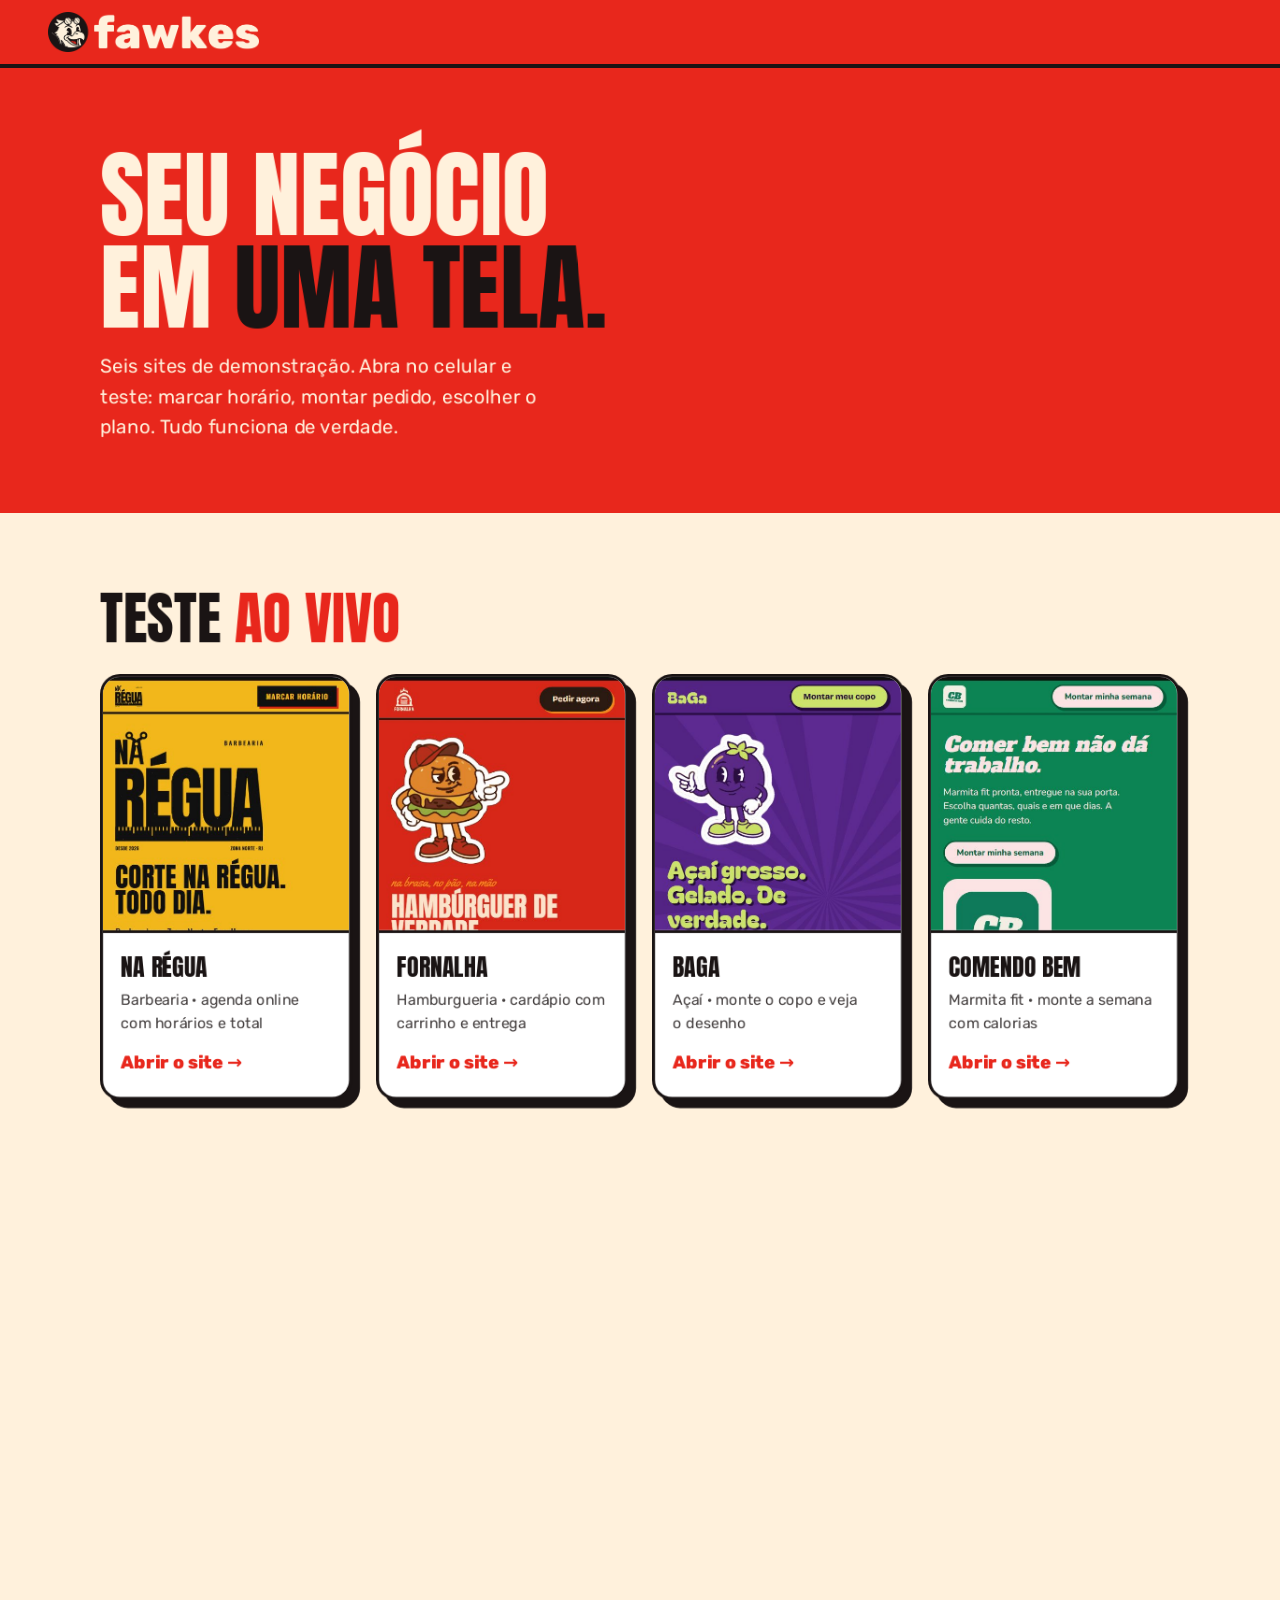
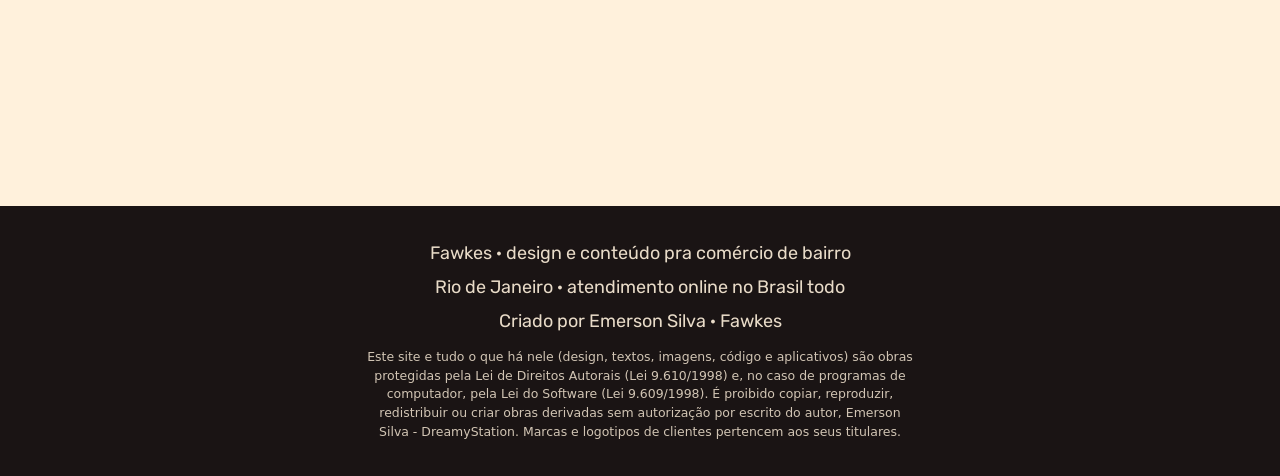
<file: index.html>
<!doctype html>
<html lang="pt-BR">
<head>
<meta charset="utf-8">
<meta name="viewport" content="width=device-width, initial-scale=1">
<title>Fawkes · sites de uma tela, teste ao vivo</title>
<meta name="description" content="Seis sites de demonstração da Agência Fawkes. Escolha serviço, monte pedido, marque horário. Tudo funciona no celular.">
<meta name="theme-color" content="#E8271C">
<link rel="icon" href="img/favicon.png">
<link rel="preconnect" href="https://fonts.googleapis.com"><link rel="preconnect" href="https://fonts.gstatic.com" crossorigin>
<link rel="stylesheet" href="https://fonts.googleapis.com/css2?family=Anton&family=Rubik:wght@400;500;700;800&display=swap">
<style>
:root{--verm:#E8271C;--creme:#FFF1DC;--tinta:#1A1414;--m:clamp(18px,5vw,48px)}
*{box-sizing:border-box}body{margin:0;background:var(--creme);color:var(--tinta);font:18px/1.55 "Rubik",system-ui,sans-serif}
img{max-width:100%;display:block}a{color:inherit}:focus-visible{outline:3px solid var(--tinta);outline-offset:3px;border-radius:6px}
header{background:var(--verm);border-bottom:4px solid var(--tinta);padding:12px var(--m)}header img{height:40px;width:auto}
.hero{background:var(--verm);color:var(--creme);padding:clamp(36px,7vw,80px) var(--m) clamp(40px,6vw,72px)}
h1,h2{font-family:"Anton",Impact,"Arial Narrow",sans-serif;font-weight:400;text-transform:uppercase;line-height:.97;margin:0}
.hero h1{font-size:clamp(2.8rem,9vw,6rem);max-width:12ch}.hero h1 span{color:var(--tinta)}.hero p{max-width:38ch;font-size:1.2rem;margin:18px 0 0}
.wrap{width:min(100%,1080px);margin-inline:auto}main{padding:clamp(40px,6vw,80px) var(--m)}
.grade{list-style:none;padding:0;margin:28px 0 0;display:grid;grid-template-columns:repeat(auto-fit,minmax(250px,1fr));gap:24px}
.card{display:flex;flex-direction:column;background:#fff;border:3px solid var(--tinta);border-radius:20px;overflow:hidden;box-shadow:8px 8px 0 var(--tinta);text-decoration:none;transition:transform .15s}.card:hover{transform:translateY(-4px)}
.card img{aspect-ratio:500/520;object-fit:cover;object-position:top;border-bottom:3px solid var(--tinta);width:100%}
.card div{padding:16px 18px 20px;display:flex;flex-direction:column;gap:4px;flex:1}.card b{font:400 1.5rem "Anton";text-transform:uppercase}.card small{opacity:.8}.card span{margin-top:auto;padding-top:10px;font-weight:800;color:var(--verm)}
h2{font-size:clamp(2.2rem,5.5vw,3.6rem)}h2 em{font-style:normal;color:var(--verm)}
.nota{margin:30px 0 0;padding:18px 20px;border:3px dashed var(--tinta);border-radius:16px;max-width:60ch}.nota a{font-weight:800}
footer{background:var(--tinta);color:var(--creme);padding:34px var(--m);text-align:center}footer p{margin:0 0 6px;opacity:.9}
@media(prefers-reduced-motion:reduce){*{transition:none!important}}
</style>
<style id="encaixe">
/* encaixe de texto: títulos equilibrados, parágrafos sem palavra sozinha, nada estoura a coluna */
h1,h2,h3,h4{text-wrap:balance;overflow-wrap:normal;word-break:normal;hyphens:manual}
p,li,dd,figcaption,blockquote,summary,small,label,.sub,.nota,.desc,.tp{text-wrap:pretty;overflow-wrap:break-word}
.btn,button,[role=button],[role=tab]{max-width:100%;text-wrap:balance;overflow-wrap:break-word}
:where(div,section,article,aside,main,header,footer,nav,ul,ol,li,form,fieldset,figure,dl,dt,dd,p,h1,h2,h3,h4,span,label){min-width:0}
img,svg,video,canvas{max-width:100%}
</style>
<style id="sb">
/*sb:ini*/
:root{--sb-t:#F3DDBB;--sb-h:#E8271C;--sb-hv:#B91C14;--sb-ed:#1A1414}
::-webkit-scrollbar{width:16px;height:16px}
::-webkit-scrollbar-track{background:var(--sb-t);box-shadow:inset 2px 0 0 var(--sb-ed);}
::-webkit-scrollbar-thumb{background:var(--sb-h);border-radius:999px;border:4px solid var(--sb-t);min-height:48px;min-width:48px}
::-webkit-scrollbar-thumb:hover{background:var(--sb-hv)}
::-webkit-scrollbar-thumb:active{background:var(--sb-hv)}
::-webkit-scrollbar-corner{background:var(--sb-t)}
@supports not selector(::-webkit-scrollbar){html{scrollbar-width:auto;scrollbar-color:var(--sb-h) var(--sb-t)}}
/*sb:fim*/
</style>
</head>
<body>
<header><img src="img/lockup_vermelho.png" alt="Fawkes" width="210" height="40"></header>
<section class="hero"><div class="wrap">
  <h1>Seu negócio em <span>uma tela.</span></h1>
  <p>Seis sites de demonstração. Abra no celular e teste: marcar horário, montar pedido, escolher o plano. Tudo funciona de verdade.</p>
</div></section>
<main><div class="wrap">
  <h2>Teste <em>ao vivo</em></h2>
  <ul class="grade">
    <li><a class="card" href="naregua/"><img src="img/thumb_naregua.jpg" alt="Site da NA RÉGUA, barbearia" loading="lazy"><div><b>NA RÉGUA</b><small>Barbearia · agenda online com horários e total</small><span>Abrir o site →</span></div></a></li>
    <li><a class="card" href="fornalha/"><img src="img/thumb_fornalha.jpg" alt="Site da FORNALHA, hamburgueria" loading="lazy"><div><b>FORNALHA</b><small>Hamburgueria · cardápio com carrinho e entrega</small><span>Abrir o site →</span></div></a></li>
    <li><a class="card" href="baga/"><img src="img/thumb_baga.jpg" alt="Site da BAGA, açaí" loading="lazy"><div><b>BAGA</b><small>Açaí · monte o copo e veja o desenho</small><span>Abrir o site →</span></div></a></li>
    <li><a class="card" href="comendobem/"><img src="img/thumb_comendobem.jpg" alt="Site da Comendo Bem, marmita fit" loading="lazy"><div><b>Comendo Bem</b><small>Marmita fit · monte a semana com calorias</small><span>Abrir o site →</span></div></a></li>
    <li><a class="card" href="fawkes/"><img src="img/thumb_fawkes.jpg" alt="Site da Fawkes" loading="lazy"><div><b>Fawkes</b><small>Agência · serviços, portfólio e orçamento</small><span>Abrir o site →</span></div></a></li>
    <li><a class="card" href="https://dreamystation.github.io/badulce-cardapio/" rel="noopener"><img src="img/thumb_badulce.jpg" alt="Site da Badulce, doces caseiros" loading="lazy"><div><b>Badulce</b><small>Doces caseiros · cardápio com recheio e pedido por WhatsApp ou Instagram</small><span>Abrir o site →</span></div></a></li>
  </ul>
  <p class="nota"><b>São projetos conceituais.</b> Marcas, preços e contatos são fictícios. Quer um assim para o seu negócio? Peça um orçamento no direct: <a href="https://ig.me/m/fawkes.dsg" rel="noopener">@fawkes.dsg</a>.</p>
</div></main>
<footer><p>Fawkes · design e conteúdo pra comércio de bairro</p><p>Rio de Janeiro · atendimento online no Brasil todo</p><p>Criado por Emerson Silva · Fawkes</p><p class="direitos" style="flex:1 1 100%;width:100%;max-width:74ch;margin:12px auto 0;padding:0 16px;font:500 .78rem/1.5 system-ui,sans-serif;text-align:center;opacity:.8;letter-spacing:0;text-transform:none">Este site e tudo o que há nele (design, textos, imagens, código e aplicativos) são obras protegidas pela Lei de Direitos Autorais (Lei 9.610/1998) e, no caso de programas de computador, pela Lei do Software (Lei 9.609/1998). É proibido copiar, reproduzir, redistribuir ou criar obras derivadas sem autorização por escrito do autor, Emerson Silva - DreamyStation. Marcas e logotipos de clientes pertencem aos seus titulares.</p></footer>
<script src="pop.js" defer></script>
<script id="encaixe-js">
/* encaixe de texto: se uma palavra de título não couber na coluna, reduz a fonte só o necessário (até 60%) e refaz ao redimensionar */
(function(){
  var Q='h1,h2,h3,.fit';
  function amarrar(el){ /* as duas últimas palavras do título ficam juntas: nunca sobra uma palavra sozinha na última linha */
    var w=document.createTreeWalker(el,NodeFilter.SHOW_TEXT),last=null,n;
    while((n=w.nextNode()))if(n.nodeValue.trim())last=n;
    if(!last)return;
    var v=last.nodeValue,novo=v.replace(/(\S+)\s+(\S+)(\s*)$/,'$1 $2$3');
    if(novo!==v)last.nodeValue=novo;
  }
  function fit(){
    var els=document.querySelectorAll(Q);
    for(var i=0;i<els.length;i++){
      var el=els[i];amarrar(el);el.style.removeProperty('font-size');
      var fs=parseFloat(getComputedStyle(el).fontSize),min=fs*.6,n=0;
      while(el.scrollWidth>el.clientWidth+1&&fs>min&&n++<40){fs-=.5;el.style.fontSize=fs+'px';}
    }
  }
  var t;function later(){clearTimeout(t);t=setTimeout(fit,60);}
  addEventListener('resize',later);addEventListener('load',later);
  if(document.fonts&&document.fonts.ready)document.fonts.ready.then(later);
  if(window.MutationObserver)new MutationObserver(later).observe(document.body,{childList:true,subtree:true,characterData:true,attributeFilter:['lang']});
  window.encaixe=fit;fit();
})();
</script>
</body>
</html>
</file>
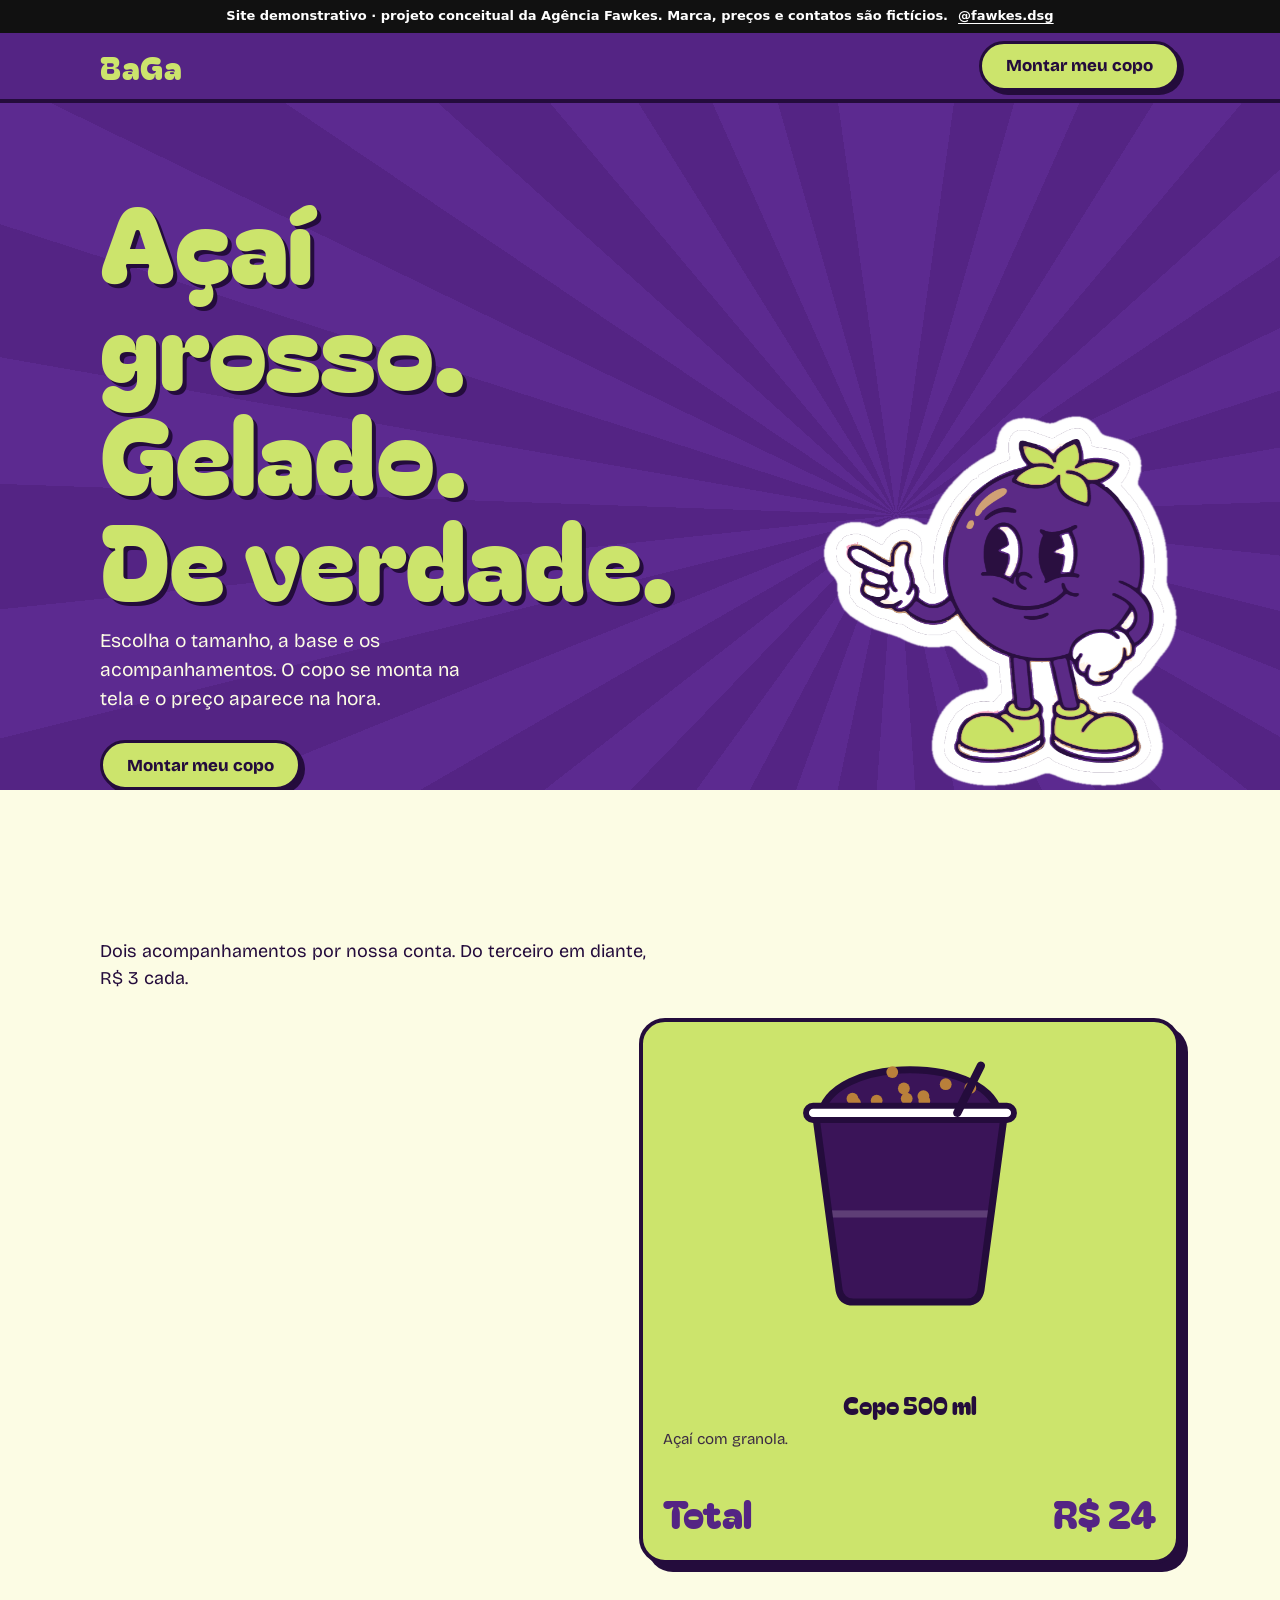
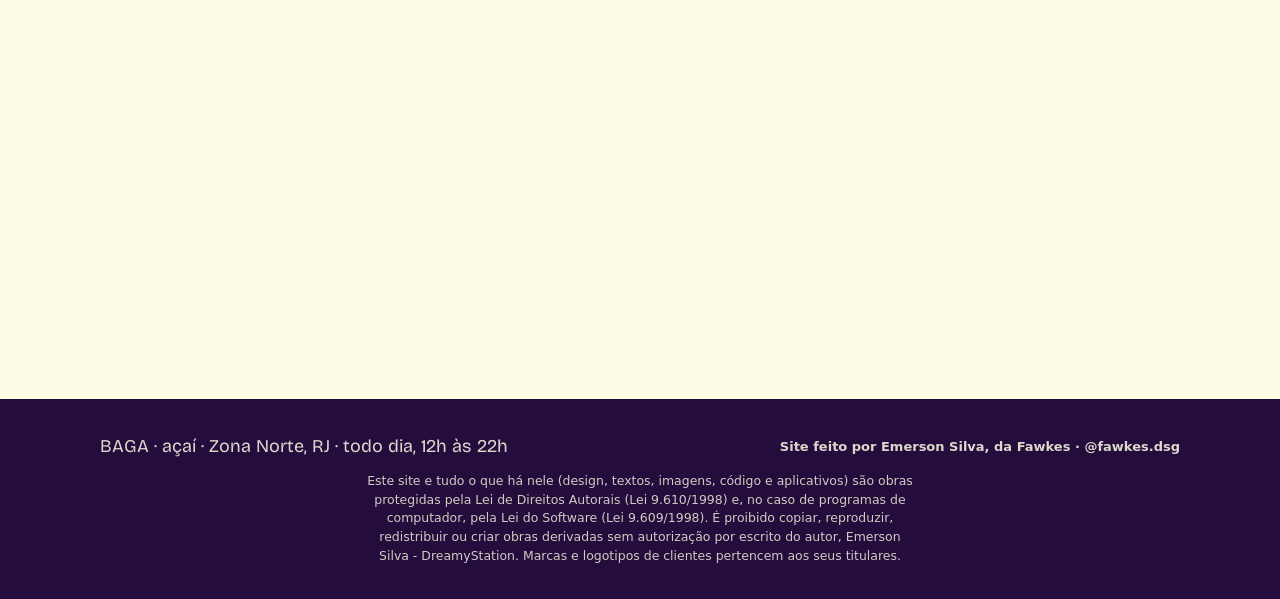
<file: baga/index.html>
<!doctype html>
<html lang="pt-BR">
<head>
<meta charset="utf-8">
<meta name="viewport" content="width=device-width, initial-scale=1">
<title>BAGA · Açaí · monte o seu copo</title>
<meta name="description" content="Açaí grosso, gelado, de verdade. Monte seu copo, veja o desenho e o preço na hora.">
<meta name="theme-color" content="#542484">
<link rel="icon" href="img/mascote.png">
<link rel="preconnect" href="https://fonts.googleapis.com"><link rel="preconnect" href="https://fonts.gstatic.com" crossorigin>
<link rel="stylesheet" href="https://fonts.googleapis.com/css2?family=Bagel+Fat+One&family=Bricolage+Grotesque:wght@400;600;800&display=swap">
<style>
*{box-sizing:border-box}html{scroll-behavior:smooth}body{margin:0;-webkit-font-smoothing:antialiased;line-height:1.5}
img{max-width:100%;height:auto;display:block}a{color:inherit}button{font:inherit;cursor:pointer}
:focus-visible{outline:3px solid currentColor;outline-offset:3px;border-radius:6px}
.wrap{width:min(100% - 2*clamp(16px,5vw,40px),1080px);margin-inline:auto}
.sr{position:absolute;left:-999px}
.demo{display:flex;justify-content:center;gap:10px;flex-wrap:wrap;padding:8px 16px;font:600 13px/1.3 system-ui,sans-serif;background:#111;color:#fff;text-align:center}
.demo a{color:#fff;text-underline-offset:3px}
.selo-fawkes{display:inline-flex;align-items:center;gap:8px;font:700 13px system-ui,sans-serif;text-decoration:none;opacity:.85}
@media (prefers-reduced-motion:reduce){*{animation:none!important;transition:none!important;scroll-behavior:auto!important}}

:root{--roxo:#542484;--esc:#240C3C;--lima:#CCE46C;--creme:#FCFCE4;--rosa:#F4B6D0}
body{background:var(--creme);color:var(--esc);font-family:"Bricolage Grotesque",system-ui,sans-serif;font-size:18px}
h1,h2,h3{font-family:"Bagel Fat One","Arial Rounded MT Bold",system-ui,sans-serif;font-weight:400;line-height:1;margin:0}
.topo{background:var(--roxo);color:var(--lima);position:sticky;top:0;z-index:30;border-bottom:4px solid var(--esc)}.topo .wrap{display:flex;align-items:center;justify-content:space-between;padding-block:8px;gap:12px}
.topo b{font:400 2rem "Bagel Fat One";letter-spacing:.02em}
.btn{display:inline-flex;align-items:center;justify-content:center;min-height:50px;padding:10px 24px;border:3px solid var(--esc);background:var(--lima);color:var(--esc);font:800 1.05rem "Bricolage Grotesque";border-radius:999px;text-decoration:none;box-shadow:4px 4px 0 var(--esc);transition:transform .12s,box-shadow .12s}
.btn:hover{transform:translate(-2px,-2px);box-shadow:6px 6px 0 var(--esc)}.btn:active{transform:translate(2px,2px);box-shadow:1px 1px 0 var(--esc)}
.hero{background:var(--roxo);color:var(--creme);padding-block:clamp(36px,7vw,84px) 0;overflow:hidden;background-image:repeating-conic-gradient(from 0deg at 70% 60%,#5c2a90 0 8deg,var(--roxo) 8deg 16deg)}
.hero .wrap{display:grid;grid-template-columns:1.1fr .9fr;gap:24px;align-items:end}
.hero h1{font-size:clamp(3rem,10vw,6.6rem);color:var(--lima);text-shadow:4px 4px 0 var(--esc)}.hero p{font-size:1.2rem;max-width:30ch;margin:18px 0 26px}
.hero img{width:min(100%,360px);margin-left:auto}
.sec{padding-block:clamp(44px,6vw,84px)}.sec h2{font-size:clamp(2.2rem,6vw,4rem);color:var(--roxo)}.sub{margin:8px 0 26px;max-width:46ch}
.monte{display:grid;grid-template-columns:1fr 1.1fr;gap:clamp(20px,4vw,48px);align-items:start}
.copo{position:sticky;top:84px;background:var(--lima);border:4px solid var(--esc);border-radius:26px;padding:20px;box-shadow:8px 8px 0 var(--esc);text-align:center}
.copo svg{width:min(100%,260px);height:auto;margin:0 auto}.copo .nome{font:400 1.5rem "Bagel Fat One";margin-top:6px}
.total{display:flex;justify-content:space-between;align-items:baseline;font:400 2.4rem "Bagel Fat One";margin:10px 0 0;color:var(--roxo)}.det{margin:6px 0 0;font-size:.95rem;opacity:.85;text-align:left;min-height:3em}
.passo{background:#fff;border:3px solid var(--esc);border-radius:20px;padding:clamp(16px,3vw,24px);margin-bottom:16px}.passo h3{font-size:1.5rem;margin-bottom:12px;color:var(--roxo)}
.op{display:grid;grid-template-columns:repeat(auto-fit,minmax(130px,1fr));gap:10px}
.op label{display:flex;flex-direction:column;align-items:center;justify-content:center;gap:2px;min-height:64px;padding:8px;border:3px solid var(--esc);border-radius:14px;cursor:pointer;text-align:center;font-weight:600;transition:background .15s}
.op label small{opacity:.7;font-weight:400}.op input{position:absolute;opacity:0}.op label:has(input:checked){background:var(--roxo);color:var(--lima)}.op label:has(input:focus-visible){outline:3px solid var(--esc);outline-offset:3px}
.op label:has(input:disabled){opacity:.35;cursor:not-allowed}
.nota{margin:10px 0 0;font-size:.92rem;opacity:.8}
input[type=text]{width:100%;min-height:48px;padding:10px 14px;font:inherit;border:3px solid var(--esc);border-radius:12px;margin:6px 0 12px;background:#fff}
.msg{white-space:pre-wrap;background:#fff;border:2px dashed var(--esc);padding:12px;border-radius:12px;font-size:.95rem;margin-top:14px}
.rodape{background:var(--esc);color:var(--creme);padding-block:34px}.rodape .wrap{display:flex;flex-wrap:wrap;gap:14px;justify-content:space-between;align-items:center}.rodape p{margin:0;opacity:.85}
@media(max-width:820px){.hero .wrap{grid-template-columns:1fr}.hero img{order:-1;max-width:220px;margin:0 0 -4px}.monte{grid-template-columns:1fr}.copo{position:static}}
</style>
<style id="encaixe">
/* encaixe de texto: títulos equilibrados, parágrafos sem palavra sozinha, nada estoura a coluna */
h1,h2,h3,h4{text-wrap:balance;overflow-wrap:normal;word-break:normal;hyphens:manual}
p,li,dd,figcaption,blockquote,summary,small,label,.sub,.nota,.desc,.tp{text-wrap:pretty;overflow-wrap:break-word}
.btn,button,[role=button],[role=tab]{max-width:100%;text-wrap:balance;overflow-wrap:break-word}
:where(div,section,article,aside,main,header,footer,nav,ul,ol,li,form,fieldset,figure,dl,dt,dd,p,h1,h2,h3,h4,span,label){min-width:0}
img,svg,video,canvas{max-width:100%}
</style>
<style id="sb">
/*sb:ini*/
:root{--sb-t:#E6E6BE;--sb-h:#542484;--sb-hv:#240C3C;--sb-ed:#240C3C}
::-webkit-scrollbar{width:16px;height:16px}
::-webkit-scrollbar-track{background:var(--sb-t);box-shadow:inset 2px 0 0 var(--sb-ed);}
::-webkit-scrollbar-thumb{background:var(--sb-h);border-radius:999px;border:4px solid var(--sb-t);min-height:48px;min-width:48px}
::-webkit-scrollbar-thumb:hover{background:var(--sb-hv)}
::-webkit-scrollbar-thumb:active{background:var(--sb-hv)}
::-webkit-scrollbar-corner{background:var(--sb-t)}
@supports not selector(::-webkit-scrollbar){html{scrollbar-width:auto;scrollbar-color:var(--sb-h) var(--sb-t)}}
/*sb:fim*/
</style>
</head>
<body>
<div class="demo"><span>Site demonstrativo · projeto conceitual da Agência Fawkes. Marca, preços e contatos são fictícios.</span><a href="https://www.instagram.com/fawkes.dsg/" rel="noopener">@fawkes.dsg</a></div>
<header class="topo"><div class="wrap"><b>BaGa</b><a class="btn" href="#monte">Montar meu copo</a></div></header>
<main>
<section class="hero"><div class="wrap">
  <div><h1>Açaí grosso. Gelado. De verdade.</h1><p>Escolha o tamanho, a base e os acompanhamentos. O copo se monta na tela e o preço aparece na hora.</p><a class="btn" href="#monte">Montar meu copo</a></div>
  <img src="img/mascote.png" alt="Mascote da BAGA, uma baga de açaí sorrindo e apontando" width="360" height="377">
</div></section>

<section class="sec" id="monte"><div class="wrap">
  <h2>Monte o seu copo</h2><p class="sub">Dois acompanhamentos por nossa conta. Do terceiro em diante, R$ 3 cada.</p>
  <div class="monte">
    <div>
      <div class="passo"><h3>1 · Tamanho</h3><div class="op" id="op-tam"></div></div>
      <div class="passo"><h3>2 · Base</h3><div class="op" id="op-base"></div></div>
      <div class="passo"><h3>3 · Acompanhamentos</h3><div class="op" id="op-top"></div><p class="nota" id="nota-top"></p></div>
      <div class="passo"><h3>4 · Pedido</h3><label for="nome">Seu nome</label><input id="nome" type="text" autocomplete="name" placeholder="Como te chamamos?"><button class="btn" id="conf" type="button" style="width:100%">Confirmar pedido</button><div class="msg" id="msg" hidden></div></div>
    </div>
    <aside class="copo" aria-label="Seu copo"><svg id="svg" viewBox="0 0 220 280" role="img" aria-label="Desenho do seu copo de açaí"></svg><div class="nome" id="cn">Copo 500 ml</div><div class="det" id="det"></div><div class="total"><span>Total</span><span id="tot">R$ 0</span></div></aside>
  </div>
</div></section>
</main>
<footer class="rodape"><div class="wrap"><p>BAGA · açaí · Zona Norte, RJ · todo dia, 12h às 22h</p><a class="selo-fawkes" href="https://www.instagram.com/fawkes.dsg/" rel="noopener" style="color:var(--creme)">Site feito por Emerson Silva, da Fawkes · @fawkes.dsg</a></div><p class="direitos" style="flex:1 1 100%;width:100%;max-width:74ch;margin:12px auto 0;padding:0 16px;font:500 .78rem/1.5 system-ui,sans-serif;text-align:center;opacity:.8;letter-spacing:0;text-transform:none">Este site e tudo o que há nele (design, textos, imagens, código e aplicativos) são obras protegidas pela Lei de Direitos Autorais (Lei 9.610/1998) e, no caso de programas de computador, pela Lei do Software (Lei 9.609/1998). É proibido copiar, reproduzir, redistribuir ou criar obras derivadas sem autorização por escrito do autor, Emerson Silva - DreamyStation. Marcas e logotipos de clientes pertencem aos seus titulares.</p></footer>
<script>
const brl=n=>'R$ '+n.toFixed(2).replace('.',',').replace(',00','');
async function copiar(txt){try{await navigator.clipboard.writeText(txt);return true}catch(e){return false}}
const hoje=new Date();const DIAS=['dom','seg','ter','qua','qui','sex','sáb'];
function hash(s){let h=0;for(const c of s)h=(h*31+c.charCodeAt(0))>>>0;return h}

const TAM=[['300 ml',18],['500 ml',24],['700 ml',30]];
const BASE=[['Açaí','#3A1458'],['Cupuaçu','#EFE0B8'],['Mix açaí + cupuaçu','mix']];
const TOP=[['Granola','#B9803A','pontos'],['Banana','#F6D75A','disco'],['Morango','#E2334B','gota'],['Leite ninho','#FFFFFF','nuvem'],['Paçoca','#D9A46A','pontos'],['Leite condensado','#FFF3C4','fio']];
const tamEl=document.getElementById('op-tam'),baseEl=document.getElementById('op-base'),topEl=document.getElementById('op-top');
TAM.forEach(([n,p],i)=>tamEl.insertAdjacentHTML('beforeend',`<label><input type="radio" name="tam" value="${i}"${i===1?' checked':''}>${n}<small>${brl(p)}</small></label>`));
BASE.forEach(([n],i)=>baseEl.insertAdjacentHTML('beforeend',`<label><input type="radio" name="base" value="${i}"${i===0?' checked':''}>${n}</label>`));
TOP.forEach(([n],i)=>topEl.insertAdjacentHTML('beforeend',`<label><input type="checkbox" name="top" value="${i}"${i===0?' checked':''}>${n}</label>`));
const svg=document.getElementById('svg');
function rnd(seed){let s=seed;return()=>((s=(s*1664525+1013904223)>>>0)/4294967296)}
function desenha(tam,base,tops){const t=tamAlt[tam];const copo='M30,60 L190,60 L170,'+(60+t)+' Q168,'+(70+t)+' 158,'+(70+t)+' L62,'+(70+t)+' Q52,'+(70+t)+' 50,'+(60+t)+' Z';
 let s=`<defs><clipPath id="cp"><path d="${copo}"/></clipPath><linearGradient id="mix" x1="0" x2="1"><stop offset=".5" stop-color="#3A1458"/><stop offset=".5" stop-color="#EFE0B8"/></linearGradient></defs>`;
 const cor=BASE[base][1]==='mix'?'url(#mix)':BASE[base][1];s+=`<path d="M34,64 C40,10 180,10 186,64 Z" fill="${cor}" stroke="#240C3C" stroke-width="6" stroke-linejoin="round"/>`;
 s+=`<g clip-path="url(#cp)"><rect x="20" y="60" width="180" height="${t+20}" fill="${BASE[base][1]==='mix'?'url(#mix)':BASE[base][1]}"/><rect x="20" y="${60+t*0.55}" width="180" height="6" fill="rgba(255,255,255,.18)"/></g>`;
 const r=rnd(7);let tp='';tops.forEach((k,ix)=>{const [n,c,f]=TOP[k];for(let j=0;j<(f==='fio'?4:10);j++){const x=56+r()*108,y=24+r()*28;
  if(f==='pontos')tp+=`<circle cx="${x}" cy="${y}" r="5" fill="${c}"/>`;else if(f==='disco')tp+=`<ellipse cx="${x}" cy="${y}" rx="11" ry="6" fill="${c}" stroke="#C9A93A" stroke-width="2"/>`;else if(f==='gota')tp+=`<path d="M${x},${y-9} q9,9 0,17 q-9,-8 0,-17z" fill="${c}"/>`;else if(f==='nuvem')tp+=`<ellipse cx="${x}" cy="${y}" rx="9" ry="6" fill="${c}"/>`;else tp+=`<path d="M${46+j*38},62 q4,${18+r()*12} 8,0" stroke="${c}" stroke-width="5" fill="none" stroke-linecap="round"/>`}});
 s+=`<g>${tp}</g><path d="${copo}" fill="none" stroke="#240C3C" stroke-width="6" stroke-linejoin="round"/><rect x="22" y="54" width="176" height="12" rx="6" fill="#fff" stroke="#240C3C" stroke-width="5"/>`;
 s+=`<path d="M170,20 L150,${60}" stroke="#240C3C" stroke-width="7" stroke-linecap="round"/>`;svg.innerHTML=s}
const tamAlt=[120,150,180];
function estado(){const tam=+document.querySelector('[name=tam]:checked').value,base=+document.querySelector('[name=base]:checked').value;const tops=[...document.querySelectorAll('[name=top]:checked')].map(i=>+i.value);
 const extras=Math.max(0,tops.length-2),preco=TAM[tam][1]+extras*3;return{tam,base,tops,preco,extras}}
function atualiza(){const e=estado();desenha(e.tam,e.base,e.tops);document.getElementById('cn').textContent='Copo '+TAM[e.tam][0];
 document.getElementById('det').textContent=BASE[e.base][0]+(e.tops.length?' com '+e.tops.map(k=>TOP[k][0].toLowerCase()).join(', '):'')+'.';document.getElementById('tot').textContent=brl(e.preco);
 document.getElementById('nota-top').textContent=e.tops.length<=2?`Você tem ${2-e.tops.length} ${2-e.tops.length===1?'acompanhamento grátis':'acompanhamentos grátis'} restante${2-e.tops.length===1?'':'s'}.`:`${e.extras} acompanhamento${e.extras>1?'s':''} extra: + ${brl(e.extras*3)}.`;
 const max=5;document.querySelectorAll('[name=top]').forEach(i=>{i.disabled=!i.checked&&e.tops.length>=max})}
document.querySelector('.monte').addEventListener('change',atualiza);atualiza();
document.getElementById('conf').onclick=()=>{const e=estado();const nome=document.getElementById('nome').value.trim();const msg=`Oi, BAGA! Aqui é ${nome||'um cliente'}. Quero um copo de ${TAM[e.tam][0]}, base ${BASE[e.base][0].toLowerCase()}${e.tops.length?', com '+e.tops.map(k=>TOP[k][0].toLowerCase()).join(', '):''}. Total ${brl(e.preco)}.`;copiar(msg);const m=document.getElementById('msg');m.hidden=false;m.textContent=msg+'\n\nDemonstração: no site real, este botão abre o WhatsApp da loja com o pedido pronto.'};
</script>
<script src="../pop.js" defer></script>
<script id="encaixe-js">
/* encaixe de texto: se uma palavra de título não couber na coluna, reduz a fonte só o necessário (até 60%) e refaz ao redimensionar */
(function(){
  var Q='h1,h2,h3,.fit';
  function amarrar(el){ /* as duas últimas palavras do título ficam juntas: nunca sobra uma palavra sozinha na última linha */
    var w=document.createTreeWalker(el,NodeFilter.SHOW_TEXT),last=null,n;
    while((n=w.nextNode()))if(n.nodeValue.trim())last=n;
    if(!last)return;
    var v=last.nodeValue,novo=v.replace(/(\S+)\s+(\S+)(\s*)$/,'$1 $2$3');
    if(novo!==v)last.nodeValue=novo;
  }
  function fit(){
    var els=document.querySelectorAll(Q);
    for(var i=0;i<els.length;i++){
      var el=els[i];amarrar(el);el.style.removeProperty('font-size');
      var fs=parseFloat(getComputedStyle(el).fontSize),min=fs*.6,n=0;
      while(el.scrollWidth>el.clientWidth+1&&fs>min&&n++<40){fs-=.5;el.style.fontSize=fs+'px';}
    }
  }
  var t;function later(){clearTimeout(t);t=setTimeout(fit,60);}
  addEventListener('resize',later);addEventListener('load',later);
  if(document.fonts&&document.fonts.ready)document.fonts.ready.then(later);
  if(window.MutationObserver)new MutationObserver(later).observe(document.body,{childList:true,subtree:true,characterData:true,attributeFilter:['lang']});
  window.encaixe=fit;fit();
})();
</script>
</body>
</html>
</file>
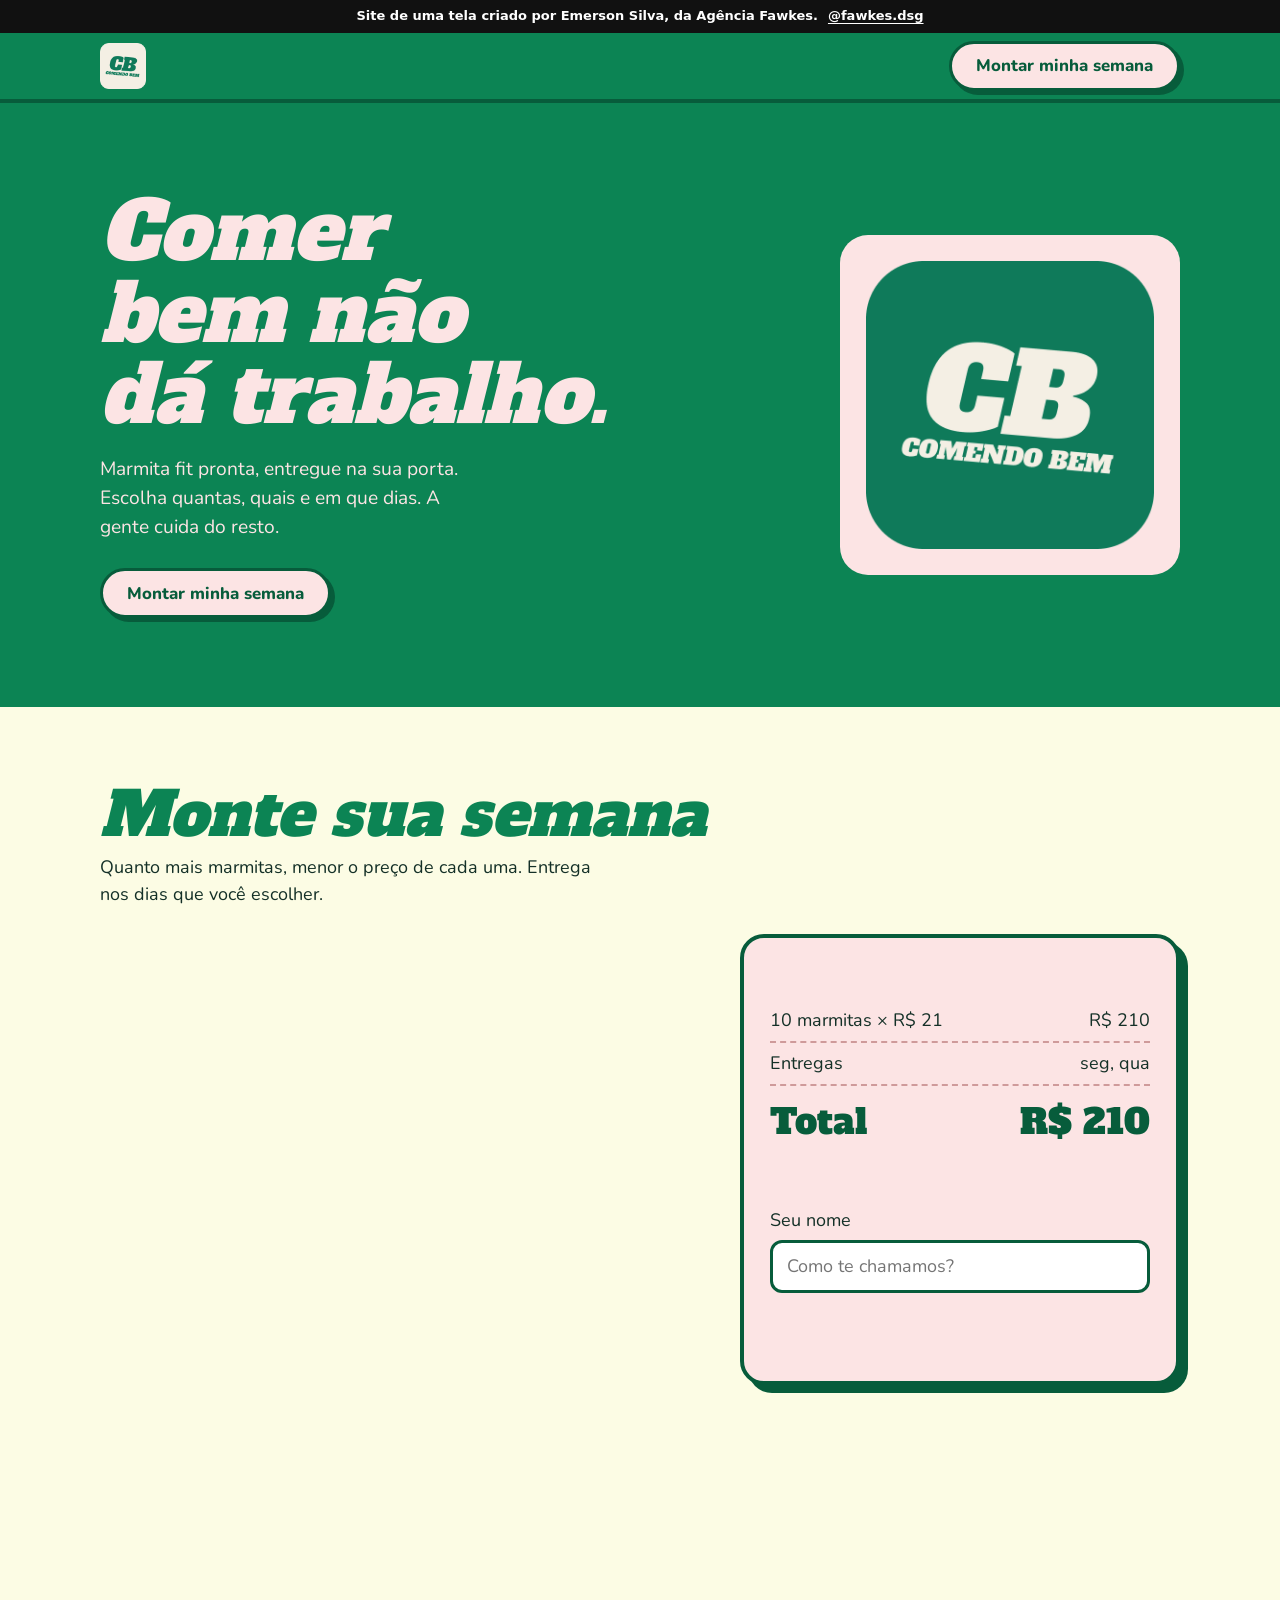
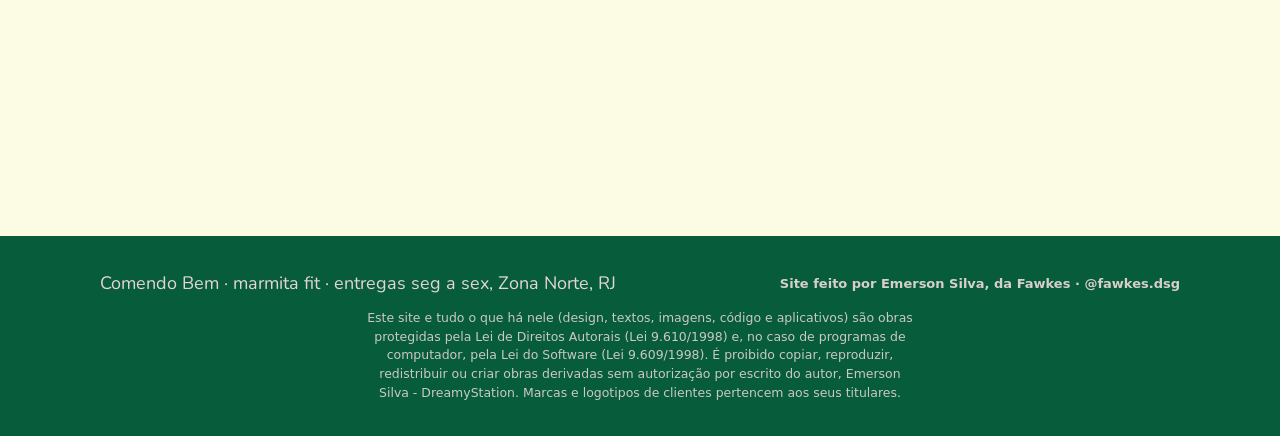
<file: comendobem/index.html>
<!doctype html>
<html lang="pt-BR">
<head>
<meta charset="utf-8">
<meta name="viewport" content="width=device-width, initial-scale=1">
<title>Comendo Bem · Marmita fit · monte sua semana</title>
<meta name="description" content="Marmita fit entregue na sua porta. Escolha quantas, quais e os dias da semana, e veja o total e as calorias.">
<meta name="theme-color" content="#0C8454">
<link rel="icon" href="img/logo.png">
<link rel="preconnect" href="https://fonts.googleapis.com"><link rel="preconnect" href="https://fonts.gstatic.com" crossorigin>
<link rel="stylesheet" href="https://fonts.googleapis.com/css2?family=Alfa+Slab+One&family=Nunito:wght@400;600;800&display=swap">
<style>
*{box-sizing:border-box}html{scroll-behavior:smooth}body{margin:0;-webkit-font-smoothing:antialiased;line-height:1.5}
img{max-width:100%;height:auto;display:block}a{color:inherit}button{font:inherit;cursor:pointer}
:focus-visible{outline:3px solid currentColor;outline-offset:3px;border-radius:6px}
.wrap{width:min(100% - 2*clamp(16px,5vw,40px),1080px);margin-inline:auto}
.sr{position:absolute;left:-999px}
.demo{display:flex;justify-content:center;gap:10px;flex-wrap:wrap;padding:8px 16px;font:600 13px/1.3 system-ui,sans-serif;background:#111;color:#fff;text-align:center}
.demo a{color:#fff;text-underline-offset:3px}
.selo-fawkes{display:inline-flex;align-items:center;gap:8px;font:700 13px system-ui,sans-serif;text-decoration:none;opacity:.85}
@media (prefers-reduced-motion:reduce){*{animation:none!important;transition:none!important;scroll-behavior:auto!important}}

:root{--verde:#0C8454;--verde2:#075C3B;--rosa:#FCE4E4;--creme:#FCFCE4;--rox:#6B2D5C}
body{background:var(--creme);color:#143027;font-family:"Nunito",system-ui,sans-serif;font-size:18px}
h1,h2,h3{font-family:"Alfa Slab One","Rockwell",Georgia,serif;font-weight:400;line-height:1.02;margin:0}
.topo{background:var(--verde);color:var(--rosa);position:sticky;top:0;z-index:30;border-bottom:4px solid var(--verde2)}.topo .wrap{display:flex;align-items:center;justify-content:space-between;padding-block:8px;gap:12px}.topo img{height:46px;width:auto}
.btn{display:inline-flex;align-items:center;justify-content:center;min-height:50px;padding:10px 24px;border:3px solid var(--verde2);background:var(--rosa);color:var(--verde2);font:800 1.05rem "Nunito";border-radius:999px;text-decoration:none;box-shadow:4px 4px 0 var(--verde2);transition:transform .12s,box-shadow .12s}
.btn:hover{transform:translate(-2px,-2px);box-shadow:6px 6px 0 var(--verde2)}.btn:active{transform:translate(2px,2px);box-shadow:1px 1px 0 var(--verde2)}.btn--v{background:var(--verde);color:var(--rosa)}
.hero{background:var(--verde);color:var(--rosa);padding-block:clamp(40px,7vw,90px)}.hero .wrap{display:grid;grid-template-columns:1.1fr .9fr;gap:28px;align-items:center}
.hero h1{font-size:clamp(2.6rem,7vw,5rem);font-style:italic}.hero p{font-size:1.2rem;max-width:32ch;margin:18px 0 26px}.hero img{width:min(100%,340px);margin-left:auto;background:var(--rosa);border-radius:28px;padding:26px}
.sec{padding-block:clamp(44px,6vw,84px)}.sec h2{font-size:clamp(2.2rem,5.6vw,3.8rem);color:var(--verde);font-style:italic}.sub{margin:8px 0 26px;max-width:46ch}
.semana{display:grid;grid-template-columns:1.15fr .85fr;gap:clamp(20px,4vw,44px);align-items:start}
.passo{background:#fff;border:3px solid var(--verde2);border-radius:20px;padding:clamp(16px,3vw,24px);margin-bottom:16px}.passo h3{font-size:1.4rem;margin-bottom:12px;color:var(--verde2)}
.planos{display:grid;grid-template-columns:repeat(3,1fr);gap:10px}.planos label{display:flex;flex-direction:column;align-items:center;gap:2px;padding:14px 8px;border:3px solid var(--verde2);border-radius:16px;cursor:pointer;text-align:center;font-weight:800}
.planos small{font-weight:600;opacity:.75}.planos input{position:absolute;opacity:0}.planos label:has(input:checked){background:var(--verde);color:var(--rosa)}.planos label:has(input:focus-visible){outline:3px solid var(--verde2);outline-offset:3px}
.marm{display:flex;align-items:center;gap:12px;padding:12px 0;border-bottom:2px dashed #b9d6c9}.marm:last-child{border:0}.marm .i{flex:1}.marm b{display:block}.marm small{opacity:.75}
.qtd{display:flex;align-items:center;gap:6px}.qtd button{width:44px;height:44px;border:3px solid var(--verde2);background:var(--rosa);border-radius:50%;font:800 1.4rem/1 "Nunito";color:var(--verde2)}.qtd button:disabled{opacity:.35;cursor:not-allowed}.qtd output{min-width:26px;text-align:center;font-weight:800}
.prog{height:14px;border-radius:99px;background:#d7eadf;overflow:hidden;margin:6px 0 4px}.prog i{display:block;height:100%;background:var(--verde);transition:width .2s}
.dias{display:grid;grid-template-columns:repeat(5,1fr);gap:8px}.dias label{display:flex;flex-direction:column;align-items:center;justify-content:center;min-height:56px;border:3px solid var(--verde2);border-radius:14px;cursor:pointer;font-weight:800;text-transform:uppercase;font-size:.9rem}.dias input{position:absolute;opacity:0}.dias label:has(input:checked){background:var(--verde);color:var(--rosa)}.dias label:has(input:focus-visible){outline:3px solid var(--verde2);outline-offset:3px}
.res{position:sticky;top:84px;background:var(--rosa);border:4px solid var(--verde2);border-radius:24px;padding:clamp(18px,3vw,26px);box-shadow:8px 8px 0 var(--verde2)}.res h3{font-size:1.6rem;color:var(--verde2);margin-bottom:10px}
.l{display:flex;justify-content:space-between;gap:10px;padding:7px 0;border-bottom:2px dashed #cf9a9a}.tot{display:flex;justify-content:space-between;align-items:baseline;font:400 2.2rem "Alfa Slab One";color:var(--verde2);margin:12px 0}
input[type=text]{width:100%;min-height:48px;padding:10px 14px;font:inherit;border:3px solid var(--verde2);border-radius:12px;margin:6px 0 12px;background:#fff}
.msg{white-space:pre-wrap;background:#fff;border:2px dashed var(--verde2);padding:12px;border-radius:12px;font-size:.95rem;margin-top:14px}.alerta{color:var(--rox);font-weight:800;min-height:1.4em}
.rodape{background:var(--verde2);color:var(--rosa);padding-block:34px}.rodape .wrap{display:flex;flex-wrap:wrap;gap:14px;justify-content:space-between;align-items:center}.rodape p{margin:0;opacity:.9}
@media(max-width:820px){.hero .wrap{grid-template-columns:1fr}.hero img{max-width:220px;margin:0}.semana{grid-template-columns:1fr}.res{position:static}}
</style>
<style id="encaixe">
/* encaixe de texto: títulos equilibrados, parágrafos sem palavra sozinha, nada estoura a coluna */
h1,h2,h3,h4{text-wrap:balance;overflow-wrap:normal;word-break:normal;hyphens:manual}
p,li,dd,figcaption,blockquote,summary,small,label,.sub,.nota,.desc,.tp{text-wrap:pretty;overflow-wrap:break-word}
.btn,button,[role=button],[role=tab]{max-width:100%;text-wrap:balance;overflow-wrap:break-word}
:where(div,section,article,aside,main,header,footer,nav,ul,ol,li,form,fieldset,figure,dl,dt,dd,p,h1,h2,h3,h4,span,label){min-width:0}
img,svg,video,canvas{max-width:100%}
</style>
<style id="sb">
/*sb:ini*/
:root{--sb-t:#F5DADA;--sb-h:#0C8454;--sb-hv:#075C3B;--sb-ed:#F5DADA}
::-webkit-scrollbar{width:16px;height:16px}
::-webkit-scrollbar-track{background:var(--sb-t);}
::-webkit-scrollbar-thumb{background:var(--sb-h);border-radius:999px;border:4px solid var(--sb-t);min-height:48px;min-width:48px}
::-webkit-scrollbar-thumb:hover{background:var(--sb-hv)}
::-webkit-scrollbar-thumb:active{background:var(--sb-hv)}
::-webkit-scrollbar-corner{background:var(--sb-t)}
@supports not selector(::-webkit-scrollbar){html{scrollbar-width:auto;scrollbar-color:var(--sb-h) var(--sb-t)}}
/*sb:fim*/
</style>
</head>
<body>
<div class="demo"><span>Site de uma tela criado por Emerson Silva, da Agência Fawkes.</span><a href="https://www.instagram.com/fawkes.dsg/" rel="noopener">@fawkes.dsg</a></div>
<header class="topo"><div class="wrap"><img src="img/logo.png" alt="Comendo Bem" width="92" height="46"><a class="btn" href="#semana">Montar minha semana</a></div></header>
<main>
<section class="hero"><div class="wrap">
  <div><h1>Comer bem não dá trabalho.</h1><p>Marmita fit pronta, entregue na sua porta. Escolha quantas, quais e em que dias. A gente cuida do resto.</p><a class="btn" href="#semana">Montar minha semana</a></div>
  <img src="img/logo_cor.png" alt="Logo da Comendo Bem" width="340" height="340">
</div></section>

<section class="sec" id="semana"><div class="wrap">
  <h2>Monte sua semana</h2><p class="sub">Quanto mais marmitas, menor o preço de cada uma. Entrega nos dias que você escolher.</p>
  <div class="semana">
    <div>
      <div class="passo"><h3>1 · Quantas marmitas?</h3><div class="planos" id="planos"></div></div>
      <div class="passo"><h3>2 · Quais?</h3><div class="prog" aria-hidden="true"><i id="barra" style="width:0"></i></div><p id="falta" style="margin:0 0 6px;font-weight:800"></p><div id="marm"></div></div>
      <div class="passo"><h3>3 · Quais dias de entrega?</h3><div class="dias" id="dias"></div></div>
    </div>
    <aside class="res" aria-label="Resumo da semana"><h3>Sua semana</h3><div id="linhas"></div><div class="tot"><span>Total</span><span id="tot">R$ 0</span></div><p class="alerta" id="alerta" role="status"></p>
      <label for="nome">Seu nome</label><input id="nome" type="text" autocomplete="name" placeholder="Como te chamamos?"><button class="btn btn--v" id="conf" type="button" style="width:100%">Confirmar semana</button><div class="msg" id="msg" hidden></div></aside>
  </div>
</div></section>
</main>
<footer class="rodape"><div class="wrap"><p>Comendo Bem · marmita fit · entregas seg a sex, Zona Norte, RJ</p><a class="selo-fawkes" href="https://www.instagram.com/fawkes.dsg/" rel="noopener" style="color:var(--rosa)">Site feito por Emerson Silva, da Fawkes · @fawkes.dsg</a></div><p class="direitos" style="flex:1 1 100%;width:100%;max-width:74ch;margin:12px auto 0;padding:0 16px;font:500 .78rem/1.5 system-ui,sans-serif;text-align:center;opacity:.8;letter-spacing:0;text-transform:none">Este site e tudo o que há nele (design, textos, imagens, código e aplicativos) são obras protegidas pela Lei de Direitos Autorais (Lei 9.610/1998) e, no caso de programas de computador, pela Lei do Software (Lei 9.609/1998). É proibido copiar, reproduzir, redistribuir ou criar obras derivadas sem autorização por escrito do autor, Emerson Silva - DreamyStation. Marcas e logotipos de clientes pertencem aos seus titulares.</p></footer>
<script>
const brl=n=>'R$ '+n.toFixed(2).replace('.',',').replace(',00','');
async function copiar(txt){try{await navigator.clipboard.writeText(txt);return true}catch(e){return false}}
const hoje=new Date();const DIAS=['dom','seg','ter','qua','qui','sex','sáb'];
function hash(s){let h=0;for(const c of s)h=(h*31+c.charCodeAt(0))>>>0;return h}

const PLANOS=[[5,24],[10,21],[15,19]];
const M=[['Frango grelhado','com batata-doce e brócolis',420],['Carne moída','com arroz integral e legumes',480],['Tilápia assada','com quinoa e abobrinha',390],['Tofu ao curry','com arroz integral e couve',410]];
const q=M.map(()=>0);let plano=1;const planosEl=document.getElementById('planos'),marmEl=document.getElementById('marm'),diasEl=document.getElementById('dias');
PLANOS.forEach(([n,p],i)=>planosEl.insertAdjacentHTML('beforeend',`<label><input type="radio" name="plano" value="${i}"${i===1?' checked':''}>${n} marmitas<small>${brl(p)} cada</small></label>`));
['seg','ter','qua','qui','sex'].forEach((d,i)=>diasEl.insertAdjacentHTML('beforeend',`<label><input type="checkbox" name="dia" value="${d}"${i===0||i===2?' checked':''}>${d}</label>`));
function lista(){marmEl.innerHTML='';M.forEach(([n,d,k],i)=>{const el=document.createElement('div');el.className='marm';el.innerHTML=`<div class="i"><b>${n}</b><small>${d} · ${k} kcal</small></div><div class="qtd"><button type="button" aria-label="Tirar ${n}">−</button><output>${q[i]}</output><button type="button" aria-label="Adicionar ${n}">+</button></div>`;
 const [a,b]=el.querySelectorAll('button');a.onclick=()=>{q[i]=Math.max(0,q[i]-1);atualiza()};b.onclick=()=>{if(soma()<PLANOS[plano][0]){q[i]++;atualiza()}};marmEl.appendChild(el)})}
const soma=()=>q.reduce((a,b)=>a+b,0);
function atualiza(){const [N,P]=PLANOS[plano];while(soma()>N){const j=q.lastIndexOf(Math.max(...q));q[j]--}const s=soma();lista();
 marmEl.querySelectorAll('.marm').forEach((el,i)=>{el.querySelectorAll('button')[1].disabled=s>=N});
 document.getElementById('barra').style.width=(s/N*100)+'%';document.getElementById('falta').textContent=s===N?'Pronto: '+N+' marmitas escolhidas.':'Faltam '+(N-s)+' de '+N+' marmitas.';
 const kcal=s?Math.round(q.reduce((a,x,i)=>a+x*M[i][2],0)/s):0;
 document.getElementById('linhas').innerHTML=`<div class="l"><span>${N} marmitas × ${brl(P)}</span><span>${brl(N*P)}</span></div>`+M.map((m,i)=>q[i]?`<div class="l"><span>${q[i]}× ${m[0]}</span><span>${m[2]*q[i]} kcal</span></div>`:'').join('')+(s?`<div class="l"><span>Média por marmita</span><span>${kcal} kcal</span></div>`:'')+`<div class="l"><span>Entregas</span><span>${[...document.querySelectorAll('[name=dia]:checked')].map(d=>d.value).join(', ')||'escolha os dias'}</span></div>`;
 document.getElementById('tot').textContent=brl(N*P)}
document.getElementById('planos').addEventListener('change',e=>{plano=+e.target.value;atualiza()});document.getElementById('dias').addEventListener('change',atualiza);atualiza();
document.getElementById('conf').onclick=()=>{const [N,P]=PLANOS[plano];const al=document.getElementById('alerta');const dias=[...document.querySelectorAll('[name=dia]:checked')].map(d=>d.value);
 if(soma()<N){al.textContent='Escolha todas as '+N+' marmitas para confirmar.';return}if(!dias.length){al.textContent='Escolha pelo menos um dia de entrega.';return}al.textContent='';
 const nome=document.getElementById('nome').value.trim();const msg=`Oi, Comendo Bem! Aqui é ${nome||'um cliente'}. Quero ${N} marmitas por semana: `+M.map((m,i)=>q[i]?q[i]+'× '+m[0].toLowerCase():'').filter(Boolean).join(', ')+`. Entregas: ${dias.join(', ')}. Total ${brl(N*P)}.`;copiar(msg);const m=document.getElementById('msg');m.hidden=false;m.textContent=msg+'\n\nDemonstração: no site real, este botão abre o WhatsApp com o pedido pronto.'};
</script>
<script src="../pop.js" defer></script>
<script id="encaixe-js">
/* encaixe de texto: se uma palavra de título não couber na coluna, reduz a fonte só o necessário (até 60%) e refaz ao redimensionar */
(function(){
  var Q='h1,h2,h3,.fit';
  function amarrar(el){ /* as duas últimas palavras do título ficam juntas: nunca sobra uma palavra sozinha na última linha */
    var w=document.createTreeWalker(el,NodeFilter.SHOW_TEXT),last=null,n;
    while((n=w.nextNode()))if(n.nodeValue.trim())last=n;
    if(!last)return;
    var v=last.nodeValue,novo=v.replace(/(\S+)\s+(\S+)(\s*)$/,'$1 $2$3');
    if(novo!==v)last.nodeValue=novo;
  }
  function fit(){
    var els=document.querySelectorAll(Q);
    for(var i=0;i<els.length;i++){
      var el=els[i];amarrar(el);el.style.removeProperty('font-size');
      var fs=parseFloat(getComputedStyle(el).fontSize),min=fs*.6,n=0;
      while(el.scrollWidth>el.clientWidth+1&&fs>min&&n++<40){fs-=.5;el.style.fontSize=fs+'px';}
    }
  }
  var t;function later(){clearTimeout(t);t=setTimeout(fit,60);}
  addEventListener('resize',later);addEventListener('load',later);
  if(document.fonts&&document.fonts.ready)document.fonts.ready.then(later);
  if(window.MutationObserver)new MutationObserver(later).observe(document.body,{childList:true,subtree:true,characterData:true,attributeFilter:['lang']});
  window.encaixe=fit;fit();
})();
</script>
</body>
</html>
</file>
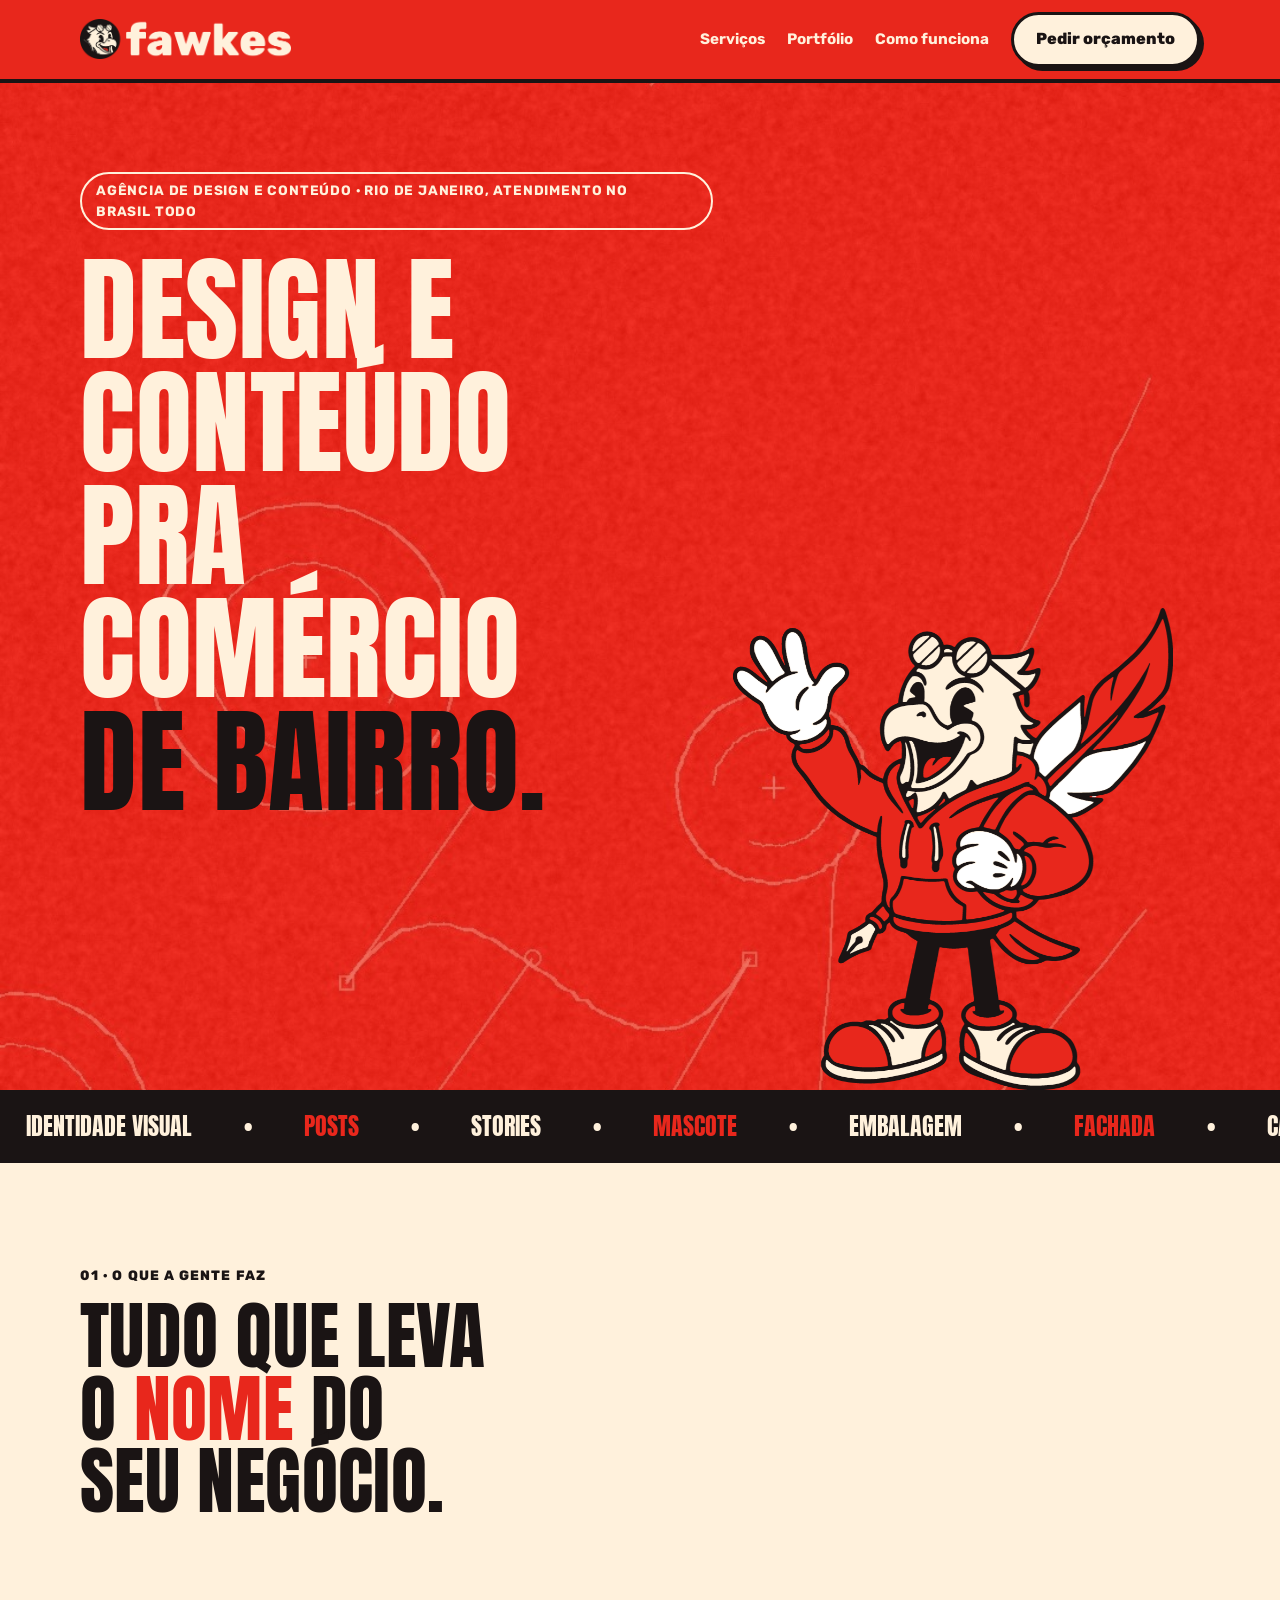
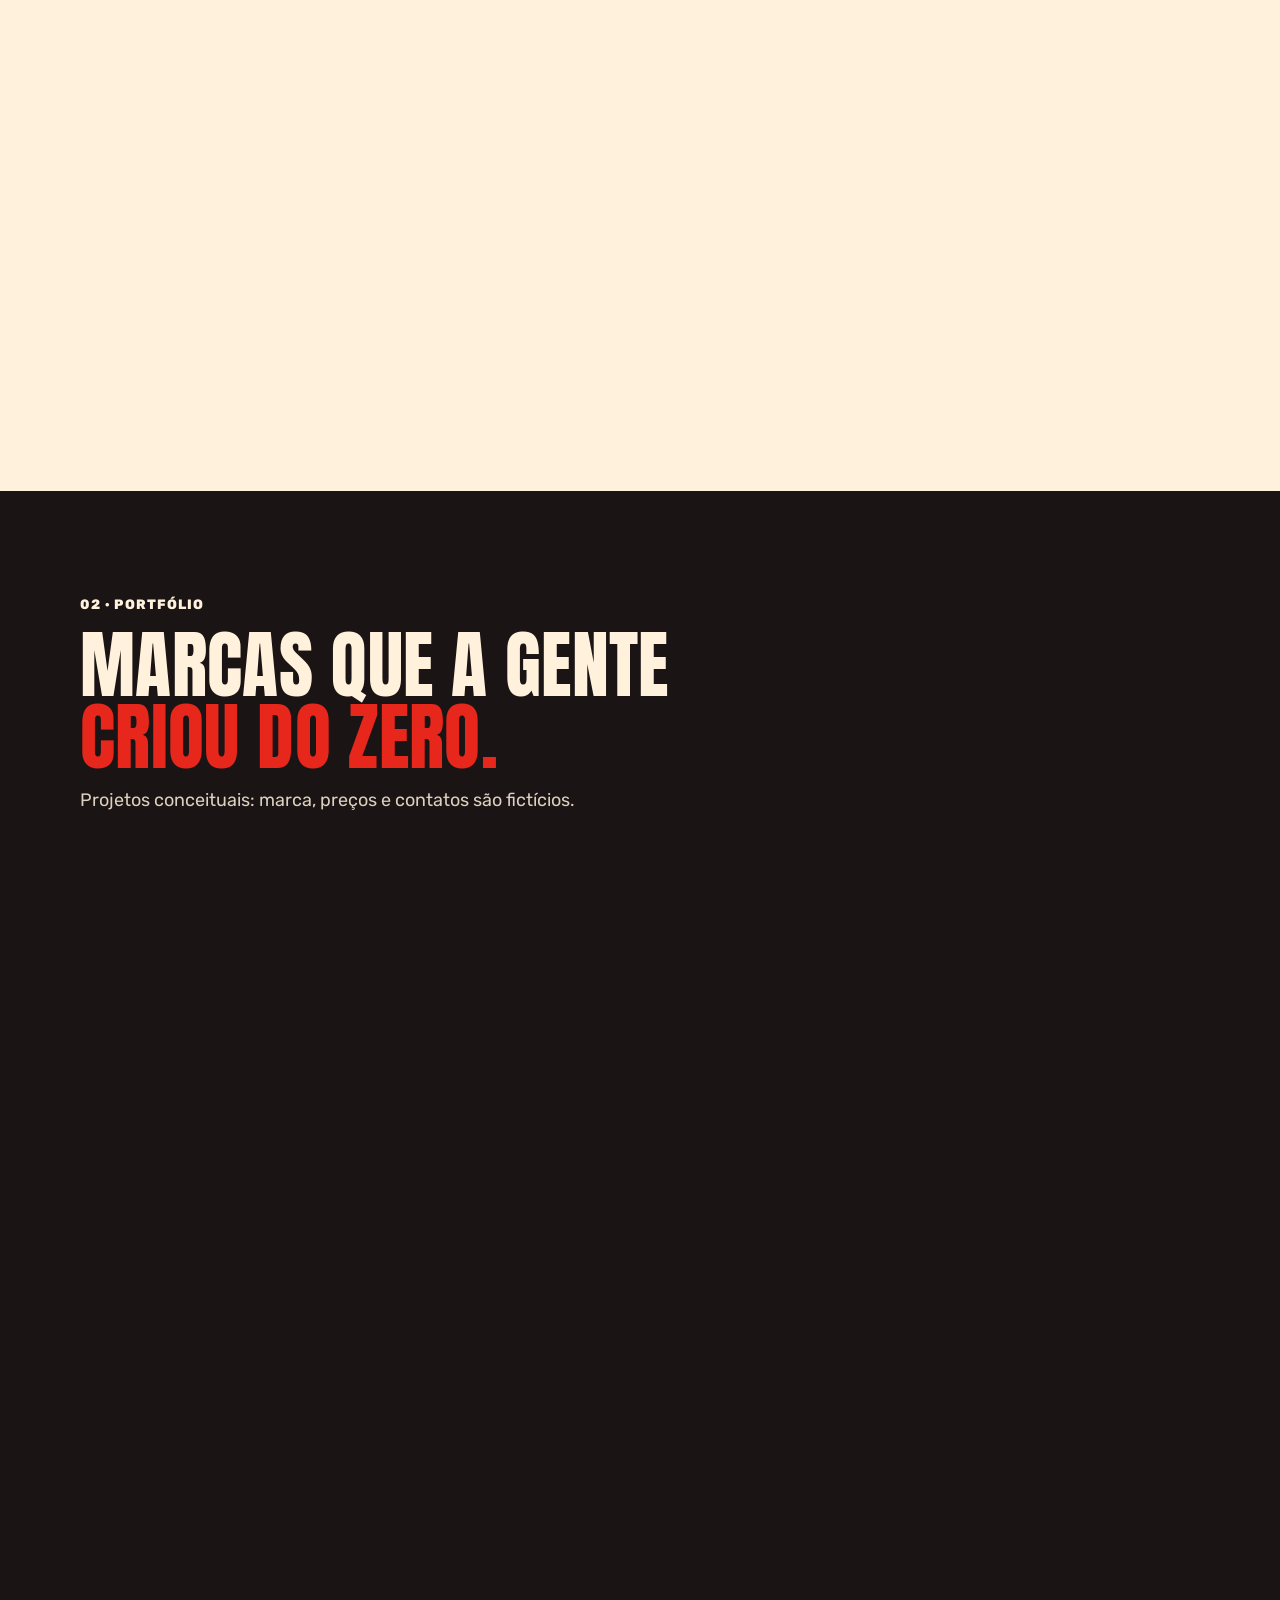
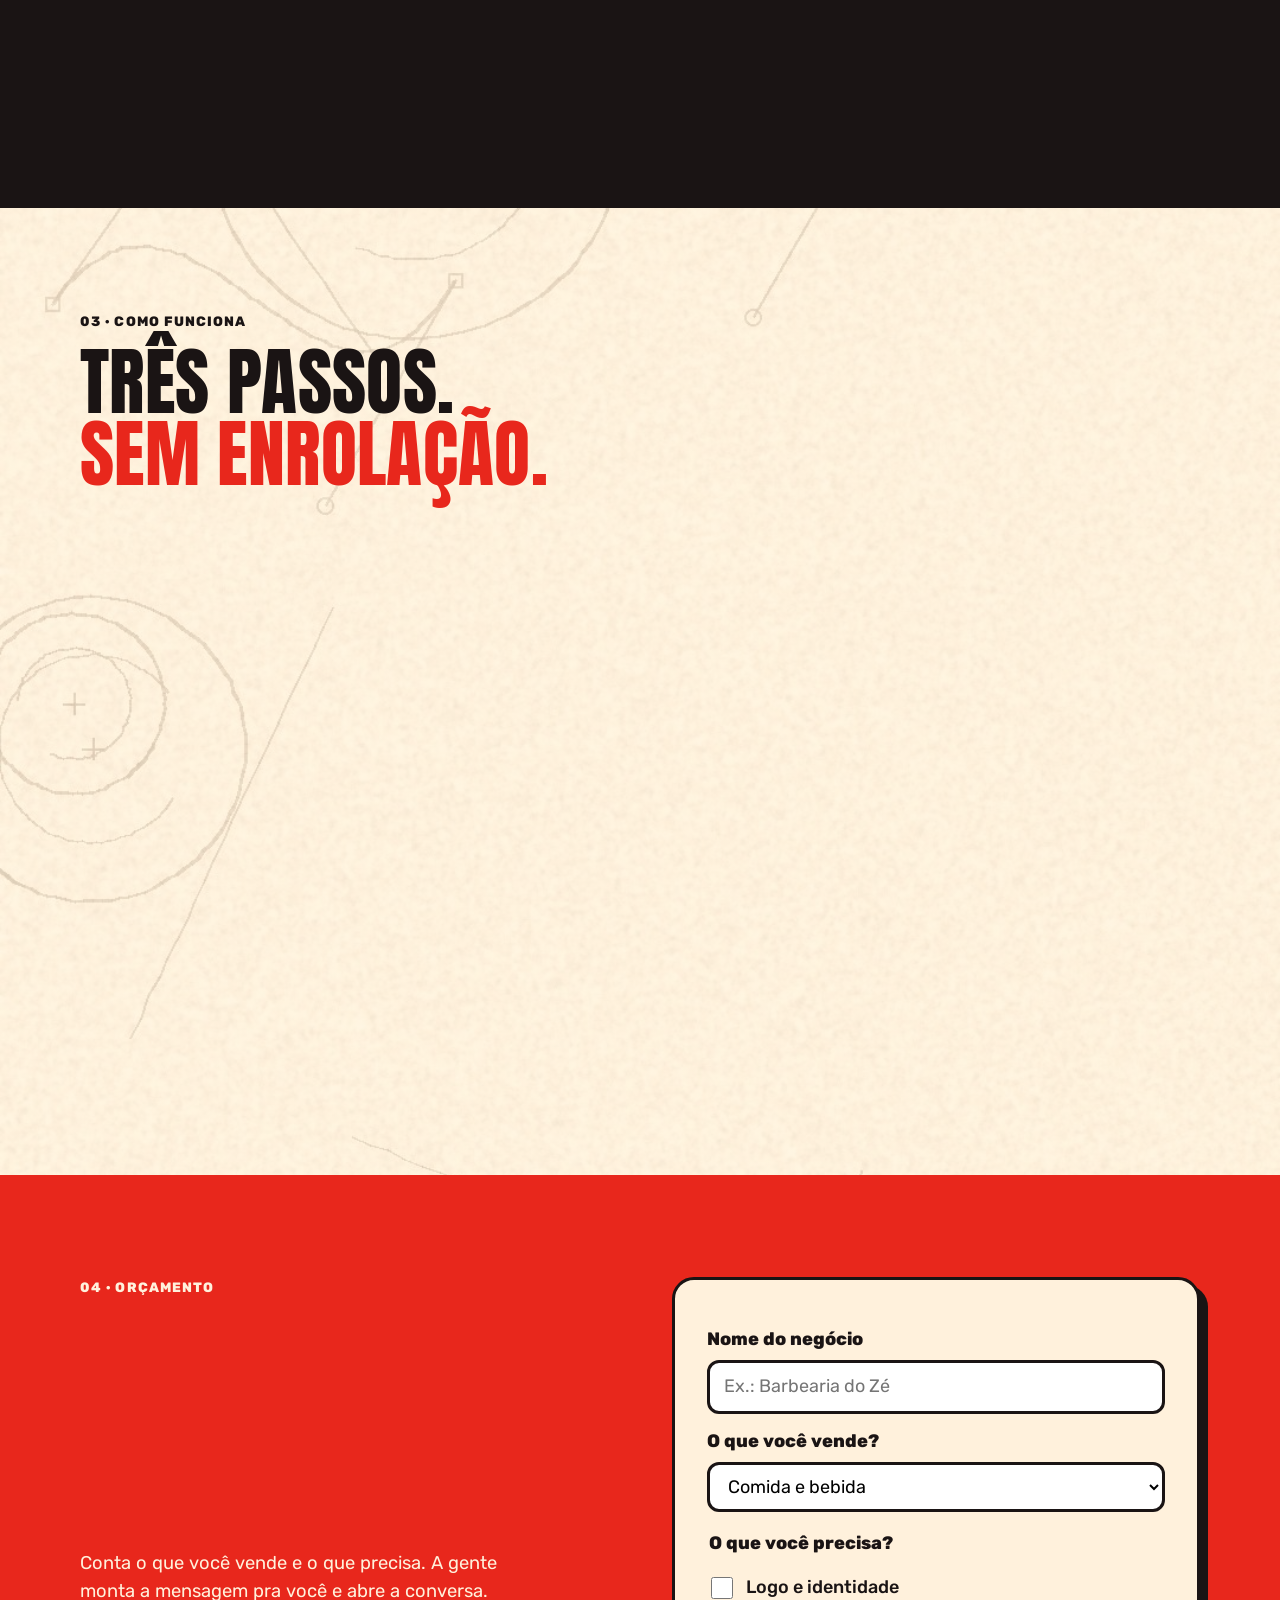
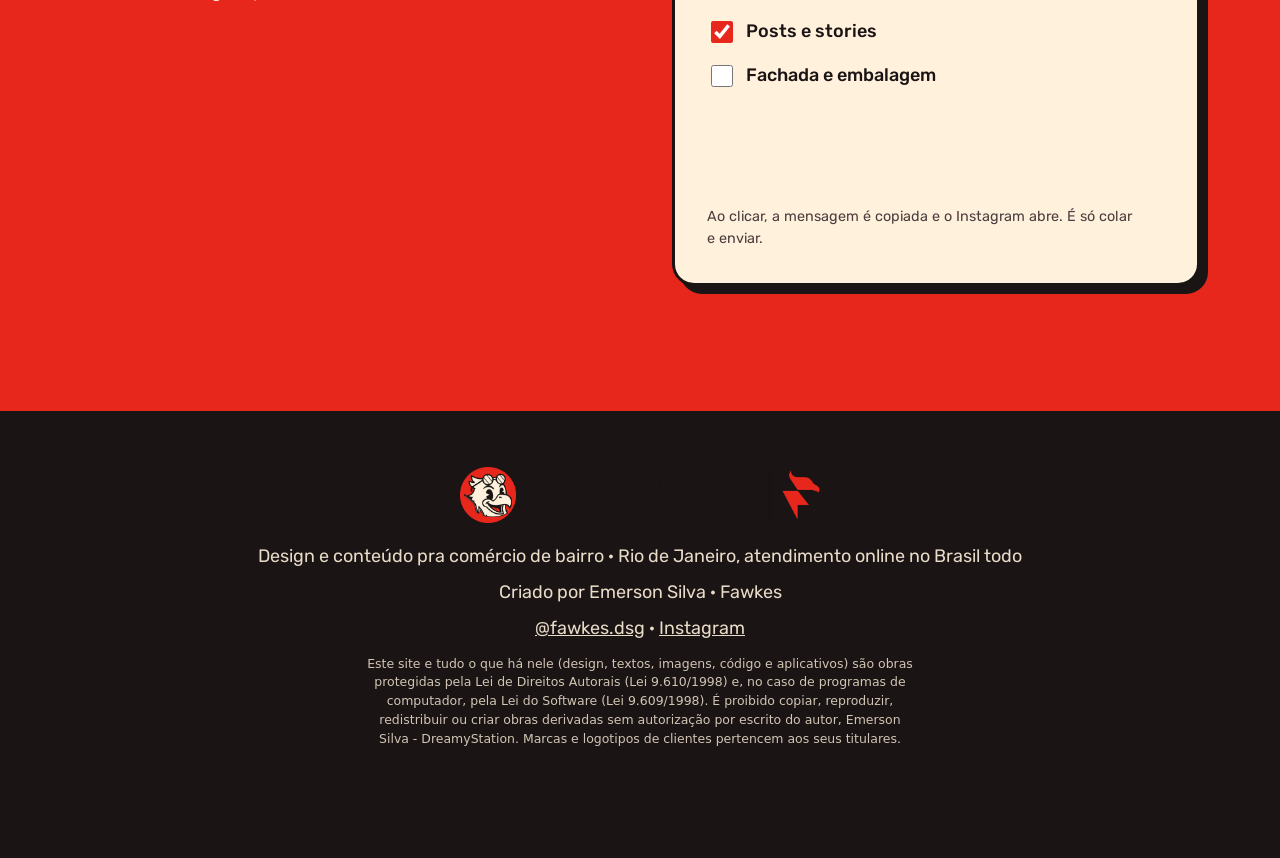
<file: fawkes/index.html>
<!doctype html>
<html lang="pt-BR">
<head>
<meta charset="utf-8">
<meta name="viewport" content="width=device-width, initial-scale=1">
<title>Fawkes · design e conteúdo pra comércio de bairro</title>
<meta name="description" content="Identidade visual, posts e stories para o seu comércio de bairro aparecer e vender. Peça seu orçamento pelo direct.">
<meta name="theme-color" content="#E8271C">
<link rel="icon" href="img/favicon.png">
<link rel="stylesheet" href="style.css">
<style id="encaixe">
/* encaixe de texto: títulos equilibrados, parágrafos sem palavra sozinha, nada estoura a coluna */
h1,h2,h3,h4{text-wrap:balance;overflow-wrap:normal;word-break:normal;hyphens:manual}
p,li,dd,figcaption,blockquote,summary,small,label,.sub,.nota,.desc,.tp{text-wrap:pretty;overflow-wrap:break-word}
.btn,button,[role=button],[role=tab]{max-width:100%;text-wrap:balance;overflow-wrap:break-word}
:where(div,section,article,aside,main,header,footer,nav,ul,ol,li,form,fieldset,figure,dl,dt,dd,p,h1,h2,h3,h4,span,label){min-width:0}
img,svg,video,canvas{max-width:100%}
</style>
<style id="sb">
/*sb:ini*/
:root{--sb-t:#F3E2C3;--sb-h:#E8271C;--sb-hv:#C41F15;--sb-ed:#1A1414}
::-webkit-scrollbar{width:16px;height:16px}
::-webkit-scrollbar-track{background:var(--sb-t);box-shadow:inset 2px 0 0 var(--sb-ed);}
::-webkit-scrollbar-thumb{background:var(--sb-h);border-radius:999px;border:4px solid var(--sb-t);min-height:48px;min-width:48px}
::-webkit-scrollbar-thumb:hover{background:var(--sb-hv)}
::-webkit-scrollbar-thumb:active{background:var(--sb-hv)}
::-webkit-scrollbar-corner{background:var(--sb-t)}
@supports not selector(::-webkit-scrollbar){html{scrollbar-width:auto;scrollbar-color:var(--sb-h) var(--sb-t)}}
/*sb:fim*/
</style>
</head>
<body>
<a class="pular" href="#conteudo">Pular para o conteúdo</a>

<header class="topo" id="topo">
  <a class="topo__logo" href="#inicio" aria-label="Fawkes, início"><img src="img/lockup_vermelho.png" alt="Fawkes" width="220" height="42"></a>
  <nav class="topo__nav" aria-label="Principal">
    <a href="#servicos">Serviços</a><a href="#portfolio">Portfólio</a><a href="#como">Como funciona</a>
    <a class="btn btn--creme" href="#orcamento">Pedir orçamento</a>
  </nav>
</header>

<main id="conteudo">

<section class="hero" id="inicio">
  <div class="hero__texto">
    <p class="selo">Agência de design e conteúdo · Rio de Janeiro, atendimento no Brasil todo</p>
    <h1><span>Design e conteúdo</span><span>pra comércio</span><span class="h1__tinta">de bairro.</span></h1>
    <p class="hero__sub">Logo, mascote, posts e stories no mesmo sistema, prontos pra postar. Sem enrolação e sem preço de agência grande.</p>
    <div class="hero__acoes">
      <a class="btn btn--tinta" href="#orcamento">Pedir orçamento no direct</a>
      <a class="btn btn--linha" href="#portfolio">Ver marcas que criamos</a>
    </div>
  </div>
  <figure class="hero__mascote"><img src="img/mascote_p8_acena.png" alt="Mascote da Fawkes, um falcão de óculos e moletom vermelho, acenando" width="460" height="530"></figure>
</section>

<div class="faixa" aria-hidden="true">
  <div class="faixa__trilho"><span>identidade visual</span><span>posts</span><span>stories</span><span>mascote</span><span>embalagem</span><span>fachada</span><span>cardápio</span><span>identidade visual</span><span>posts</span><span>stories</span><span>mascote</span><span>embalagem</span><span>fachada</span><span>cardápio</span></div>
</div>

<section class="secao secao--creme" id="servicos">
  <header class="secao__cab"><p class="rotulo">01 · O que a gente faz</p><h2>Tudo que leva o <em>nome</em> do seu negócio.</h2></header>
  <ul class="cards">
    <li class="card"><img src="img/cliente_baga.jpg" alt="" loading="lazy"><div><h3>Logo e identidade</h3><p>Mascote, cores e fontes da sua marca, do jeito que só o seu negócio tem.</p></div></li>
    <li class="card"><img src="img/cliente_fornalha.jpg" alt="" loading="lazy"><div><h3>Posts e stories</h3><p>Conteúdo que faz o cliente pedir. Carrossel, promoção, cardápio e destaques.</p></div></li>
    <li class="card"><img src="img/cliente_naregua.jpg" alt="" loading="lazy"><div><h3>Fachada e embalagem</h3><p>Sua marca na rua e na mão do cliente: placa, tabela de preços, sacola e uniforme.</p></div></li>
  </ul>
</section>

<section class="secao secao--tinta" id="portfolio">
  <header class="secao__cab"><p class="rotulo">02 · Portfólio</p><h2>Marcas que a gente <em>criou do zero.</em></h2><p class="secao__sub">Projetos conceituais: marca, preços e contatos são fictícios.</p></header>
  <ul class="grade">
    <li><img src="img/cliente_baga.jpg" alt="BAGA, marca de açaí, logo em roxo e lima" loading="lazy"><span>BAGA · açaí</span></li>
    <li><img src="img/cliente_naregua.jpg" alt="NA RÉGUA, barbearia, logo amarelo e preto" loading="lazy"><span>NA RÉGUA · barbearia</span></li>
    <li><img src="img/cliente_cb.jpg" alt="Comendo Bem, marmita fit, logo em verde" loading="lazy"><span>Comendo Bem · marmita fit</span></li>
    <li><img src="img/cliente_fornalha.jpg" alt="FORNALHA, hamburgueria, logo vermelho sobre amarelo" loading="lazy"><span>FORNALHA · hamburgueria</span></li>
  </ul>
</section>

<section class="secao secao--creme secao--mao" id="como">
  <header class="secao__cab"><p class="rotulo">03 · Como funciona</p><h2>Três passos. <em>Sem enrolação.</em></h2></header>
  <ol class="passos">
    <li><span class="passos__n">01</span><div><h3>Você conta o que vende</h3><p>Uma conversa rápida pelo direct. Nada de formulário de 20 perguntas.</p></div></li>
    <li><span class="passos__n">02</span><div><h3>A gente propõe</h3><p>Ideia, prazo e valor, tudo claro antes de começar.</p></div></li>
    <li><span class="passos__n">03</span><div><h3>Você aprova, a gente entrega</h3><p>Logo, posts e stories prontos pra postar, com os arquivos na sua mão.</p></div></li>
  </ol>
</section>

<section class="secao secao--vermelho" id="orcamento">
  <div class="orc">
    <div class="orc__texto">
      <p class="rotulo rotulo--creme">04 · Orçamento</p>
      <h2>Peça seu orçamento <em>no direct.</em></h2>
      <p>Conta o que você vende e o que precisa. A gente monta a mensagem pra você e abre a conversa.</p>
      <img class="orc__mascote" src="img/mascote_p5_megafone.png" alt="" width="260" loading="lazy">
    </div>
    <form class="form" id="form" novalidate>
      <label for="nome">Nome do negócio</label>
      <input id="nome" name="nome" type="text" autocomplete="organization" placeholder="Ex.: Barbearia do Zé" required>
      <label for="tipo">O que você vende?</label>
      <select id="tipo" name="tipo"><option>Comida e bebida</option><option>Beleza e barbearia</option><option>Loja de roupas ou acessórios</option><option>Serviços</option><option>Outro</option></select>
      <fieldset><legend>O que você precisa?</legend>
        <label class="chk"><input type="checkbox" name="n" value="logo e identidade"> Logo e identidade</label>
        <label class="chk"><input type="checkbox" name="n" value="posts e stories" checked> Posts e stories</label>
        <label class="chk"><input type="checkbox" name="n" value="fachada e embalagem"> Fachada e embalagem</label>
      </fieldset>
      <button class="btn btn--tinta btn--cheio" type="submit">Copiar mensagem e abrir o direct</button>
      <p class="form__aviso" id="aviso" role="status" aria-live="polite"></p>
      <p class="form__nota">Ao clicar, a mensagem é copiada e o Instagram abre. É só colar e enviar.</p>
    </form>
  </div>
</section>

</main>

<footer class="rodape">
  <img src="img/assinatura_dupla_creme.png" alt="Fawkes" width="360" loading="lazy">
  <p>Design e conteúdo pra comércio de bairro · Rio de Janeiro, atendimento online no Brasil todo</p>
  <p>Criado por Emerson Silva · Fawkes</p>
  <p><a href="https://ig.me/m/fawkes.dsg" rel="noopener">@fawkes.dsg</a> · <a href="https://www.instagram.com/fawkes.dsg/" rel="noopener">Instagram</a></p>
<p class="direitos" style="flex:1 1 100%;width:100%;max-width:74ch;margin:12px auto 0;padding:0 16px;font:500 .78rem/1.5 system-ui,sans-serif;text-align:center;opacity:.8;letter-spacing:0;text-transform:none">Este site e tudo o que há nele (design, textos, imagens, código e aplicativos) são obras protegidas pela Lei de Direitos Autorais (Lei 9.610/1998) e, no caso de programas de computador, pela Lei do Software (Lei 9.609/1998). É proibido copiar, reproduzir, redistribuir ou criar obras derivadas sem autorização por escrito do autor, Emerson Silva - DreamyStation. Marcas e logotipos de clientes pertencem aos seus titulares.</p></footer>

<a class="flutuante" href="#orcamento" aria-label="Pedir orçamento">Orçamento</a>
<script src="script.js"></script>
<script src="../pop.js" defer></script>
<script id="encaixe-js">
/* encaixe de texto: se uma palavra de título não couber na coluna, reduz a fonte só o necessário (até 60%) e refaz ao redimensionar */
(function(){
  var Q='h1,h2,h3,.fit';
  function amarrar(el){ /* as duas últimas palavras do título ficam juntas: nunca sobra uma palavra sozinha na última linha */
    var w=document.createTreeWalker(el,NodeFilter.SHOW_TEXT),last=null,n;
    while((n=w.nextNode()))if(n.nodeValue.trim())last=n;
    if(!last)return;
    var v=last.nodeValue,novo=v.replace(/(\S+)\s+(\S+)(\s*)$/,'$1 $2$3');
    if(novo!==v)last.nodeValue=novo;
  }
  function fit(){
    var els=document.querySelectorAll(Q);
    for(var i=0;i<els.length;i++){
      var el=els[i];amarrar(el);el.style.removeProperty('font-size');
      var fs=parseFloat(getComputedStyle(el).fontSize),min=fs*.6,n=0;
      while(el.scrollWidth>el.clientWidth+1&&fs>min&&n++<40){fs-=.5;el.style.fontSize=fs+'px';}
    }
  }
  var t;function later(){clearTimeout(t);t=setTimeout(fit,60);}
  addEventListener('resize',later);addEventListener('load',later);
  if(document.fonts&&document.fonts.ready)document.fonts.ready.then(later);
  if(window.MutationObserver)new MutationObserver(later).observe(document.body,{childList:true,subtree:true,characterData:true,attributeFilter:['lang']});
  window.encaixe=fit;fit();
})();
</script>
</body>
</html>
</file>
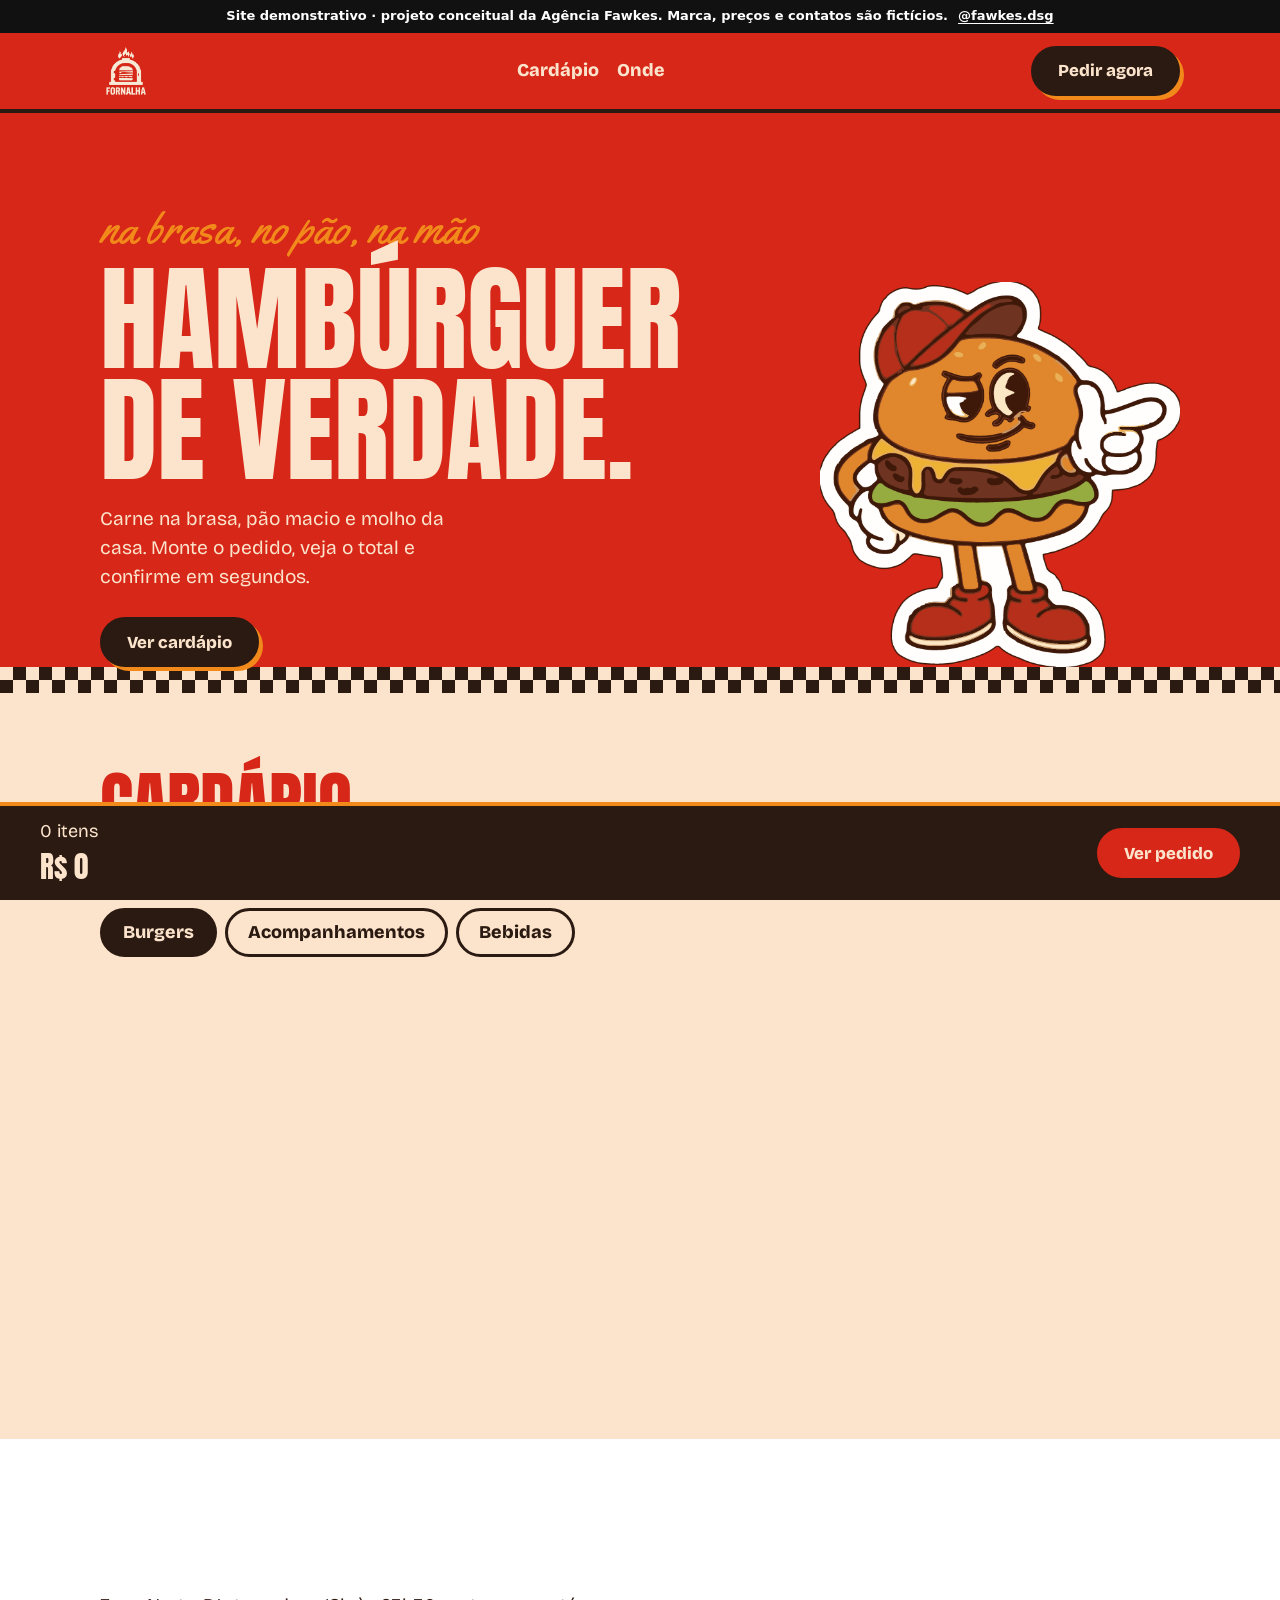
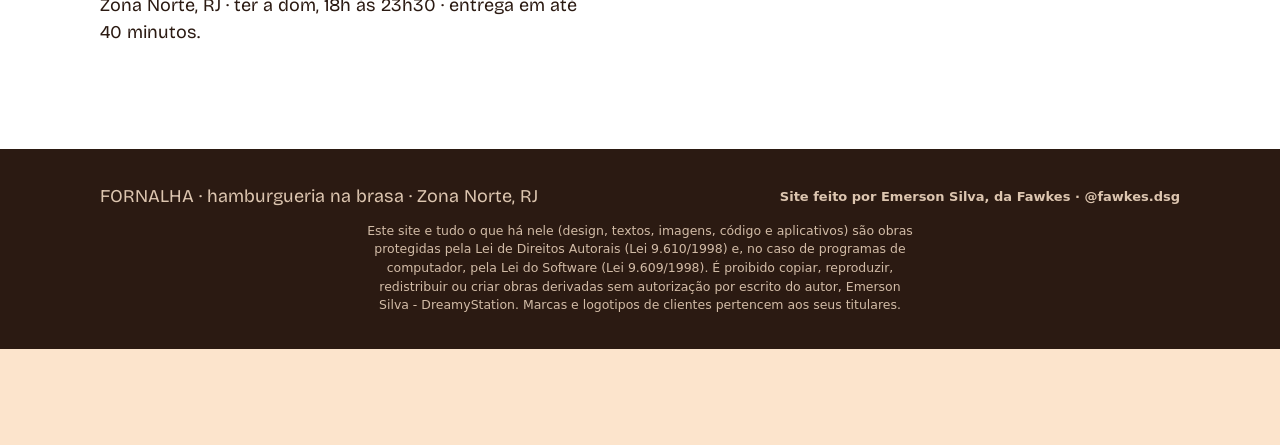
<file: fornalha/index.html>
<!doctype html>
<html lang="pt-BR">
<head>
<meta charset="utf-8">
<meta name="viewport" content="width=device-width, initial-scale=1">
<title>FORNALHA · Hamburgueria na brasa · cardápio e pedido</title>
<meta name="description" content="Hambúrguer na brasa, no pão, na mão. Monte seu pedido, veja o total e confirme.">
<meta name="theme-color" content="#D62718">
<link rel="icon" href="img/logo.png">
<link rel="preconnect" href="https://fonts.googleapis.com"><link rel="preconnect" href="https://fonts.gstatic.com" crossorigin>
<link rel="stylesheet" href="https://fonts.googleapis.com/css2?family=Anton&family=Bricolage+Grotesque:wght@400;600;800&family=Yellowtail&display=swap">
<style>
*{box-sizing:border-box}html{scroll-behavior:smooth}body{margin:0;-webkit-font-smoothing:antialiased;line-height:1.5}
img{max-width:100%;height:auto;display:block}a{color:inherit}button{font:inherit;cursor:pointer}
:focus-visible{outline:3px solid currentColor;outline-offset:3px;border-radius:6px}
.wrap{width:min(100% - 2*clamp(16px,5vw,40px),1080px);margin-inline:auto}
.sr{position:absolute;left:-999px}
.demo{display:flex;justify-content:center;gap:10px;flex-wrap:wrap;padding:8px 16px;font:600 13px/1.3 system-ui,sans-serif;background:#111;color:#fff;text-align:center}
.demo a{color:#fff;text-underline-offset:3px}
.selo-fawkes{display:inline-flex;align-items:center;gap:8px;font:700 13px system-ui,sans-serif;text-decoration:none;opacity:.85}
@media (prefers-reduced-motion:reduce){*{animation:none!important;transition:none!important;scroll-behavior:auto!important}}

:root{--verm:#D62718;--creme:#FCE4CC;--esc:#2B1A12;--brasa:#F28A1B}
body{background:var(--creme);color:var(--esc);font-family:"Bricolage Grotesque",system-ui,sans-serif;font-size:18px;padding-bottom:96px}
h1,h2,h3{font-family:"Anton",Impact,"Arial Narrow",sans-serif;font-weight:400;text-transform:uppercase;line-height:.96;margin:0}
.topo{background:var(--verm);color:var(--creme);position:sticky;top:0;z-index:30;border-bottom:4px solid var(--esc)}.topo .wrap{display:flex;align-items:center;justify-content:space-between;padding-block:8px;gap:12px}.topo img{height:60px;width:auto}
.topo nav{display:flex;gap:18px;font-weight:800}.topo nav a{text-decoration:none}
.hero{background:var(--verm);color:var(--creme);padding-block:clamp(36px,7vw,84px) 0;overflow:hidden}
.hero .wrap{display:grid;grid-template-columns:1.1fr .9fr;gap:24px;align-items:end}
.hero h1{font-size:clamp(3.2rem,11vw,8rem)}.hero h1 em{font:400 clamp(1.6rem,4.2vw,2.8rem) "Yellowtail",cursive;text-transform:none;color:var(--brasa);display:block;margin-bottom:6px}
.hero p{font-size:1.2rem;max-width:30ch;margin:18px 0 26px}
.btn{display:inline-flex;align-items:center;justify-content:center;min-height:50px;padding:10px 24px;border:3px solid var(--esc);background:var(--esc);color:var(--creme);font:800 1.05rem "Bricolage Grotesque";border-radius:999px;text-decoration:none;box-shadow:4px 4px 0 var(--brasa);transition:transform .12s,box-shadow .12s}
.btn:hover{transform:translate(-2px,-2px);box-shadow:6px 6px 0 var(--brasa)}.btn:active{transform:translate(2px,2px);box-shadow:1px 1px 0 var(--brasa)}
.hero img{width:min(100%,360px);margin-left:auto}
.xadrez{height:26px;background:repeating-conic-gradient(var(--esc) 0 25%,var(--creme) 0 50%) 0 0/26px 26px}
.sec{padding-block:clamp(44px,6vw,84px)}.sec h2{font-size:clamp(2.4rem,6vw,4.4rem);color:var(--verm)}.sub{margin:8px 0 26px;max-width:46ch}
.abas{display:flex;gap:8px;flex-wrap:wrap;margin-bottom:22px;position:sticky;top:70px;z-index:10;background:var(--creme);padding-block:10px}
.aba{min-height:46px;padding:8px 20px;border:3px solid var(--esc);background:transparent;color:var(--esc);font-weight:800;border-radius:999px}.aba[aria-pressed=true]{background:var(--esc);color:var(--creme)}
.itens{display:grid;grid-template-columns:repeat(auto-fill,minmax(300px,1fr));gap:18px}
.item{display:flex;flex-direction:column;gap:10px;background:#fff;border:3px solid var(--esc);border-radius:18px;padding:18px;box-shadow:6px 6px 0 var(--esc)}
.item h3{font-size:1.6rem}.item p{margin:0;opacity:.8;font-size:.98rem;flex:1}.item .linha{display:flex;align-items:center;justify-content:space-between;gap:10px}
.preco{font:400 1.8rem "Anton";color:var(--verm)}
.qtd{display:flex;align-items:center;gap:6px}.qtd button{width:44px;height:44px;border:3px solid var(--esc);background:var(--creme);border-radius:50%;font:800 1.4rem/1 "Bricolage Grotesque";color:var(--esc)}.qtd button:hover{background:var(--brasa)}
.qtd output{min-width:28px;text-align:center;font-weight:800}
.carrinho{position:fixed;left:0;right:0;bottom:0;z-index:40;background:var(--esc);color:var(--creme);padding:12px clamp(16px,5vw,40px) calc(12px + env(safe-area-inset-bottom,0px));display:flex;align-items:center;justify-content:space-between;gap:14px;border-top:4px solid var(--brasa)}
.carrinho b{font:400 1.8rem "Anton"}.carrinho .btn{background:var(--verm);border-color:var(--verm);box-shadow:none}
.modal{position:fixed;inset:0;z-index:60;background:rgba(0,0,0,.6);display:grid;place-items:end center}.modal[hidden]{display:none}
.folha{width:min(100%,560px);max-height:92vh;overflow:auto;background:var(--creme);border:4px solid var(--esc);border-radius:22px 22px 0 0;padding:clamp(18px,4vw,28px)}
.folha h3{font-size:2rem;color:var(--verm);margin-bottom:12px}.l2{display:flex;justify-content:space-between;gap:10px;padding:8px 0;border-bottom:2px dashed var(--esc)}
.tg{display:flex;gap:8px;margin:14px 0}.tg button{flex:1;min-height:48px;border:3px solid var(--esc);background:transparent;font-weight:800;border-radius:12px;color:var(--esc)}.tg button[aria-pressed=true]{background:var(--esc);color:var(--creme)}
.folha input[type=text]{width:100%;min-height:48px;padding:10px 14px;font:inherit;border:3px solid var(--esc);border-radius:12px;margin:6px 0 12px;background:#fff}
.tot{display:flex;justify-content:space-between;font:400 2.2rem "Anton";margin:12px 0}.msg{white-space:pre-wrap;background:#fff;border:2px dashed var(--esc);padding:12px;border-radius:12px;font-size:.95rem}
.rodape{background:var(--esc);color:var(--creme);padding-block:34px}.rodape .wrap{display:flex;flex-wrap:wrap;gap:14px;justify-content:space-between;align-items:center}.rodape p{margin:0;opacity:.85}
@media(max-width:820px){.hero .wrap{grid-template-columns:1fr}.hero img{order:-1;max-width:240px;margin:0 0 -4px}.topo nav{display:none}}
</style>
<style id="encaixe">
/* encaixe de texto: títulos equilibrados, parágrafos sem palavra sozinha, nada estoura a coluna */
h1,h2,h3,h4{text-wrap:balance;overflow-wrap:normal;word-break:normal;hyphens:manual}
p,li,dd,figcaption,blockquote,summary,small,label,.sub,.nota,.desc,.tp{text-wrap:pretty;overflow-wrap:break-word}
.btn,button,[role=button],[role=tab]{max-width:100%;text-wrap:balance;overflow-wrap:break-word}
:where(div,section,article,aside,main,header,footer,nav,ul,ol,li,form,fieldset,figure,dl,dt,dd,p,h1,h2,h3,h4,span,label){min-width:0}
img,svg,video,canvas{max-width:100%}
</style>
<style id="sb">
/*sb:ini*/
:root{--sb-t:#F0CFAA;--sb-h:#D62718;--sb-hv:#A81E12;--sb-ed:#2B1A12}
::-webkit-scrollbar{width:16px;height:16px}
::-webkit-scrollbar-track{background:var(--sb-t);box-shadow:inset 2px 0 0 var(--sb-ed);}
::-webkit-scrollbar-thumb{background:var(--sb-h);border-radius:999px;border:4px solid var(--sb-t);min-height:48px;min-width:48px}
::-webkit-scrollbar-thumb:hover{background:var(--sb-hv)}
::-webkit-scrollbar-thumb:active{background:var(--sb-hv)}
::-webkit-scrollbar-corner{background:var(--sb-t)}
@supports not selector(::-webkit-scrollbar){html{scrollbar-width:auto;scrollbar-color:var(--sb-h) var(--sb-t)}}
/*sb:fim*/
</style>
</head>
<body>
<div class="demo"><span>Site demonstrativo · projeto conceitual da Agência Fawkes. Marca, preços e contatos são fictícios.</span><a href="https://www.instagram.com/fawkes.dsg/" rel="noopener">@fawkes.dsg</a></div>
<header class="topo"><div class="wrap"><img src="img/logo.png" alt="FORNALHA" width="62" height="72"><nav aria-label="Principal"><a href="#cardapio">Cardápio</a><a href="#onde">Onde</a></nav><a class="btn" href="#cardapio">Pedir agora</a></div></header>
<main>
<section class="hero"><div class="wrap">
  <div><h1><em>na brasa, no pão, na mão</em>Hambúrguer de verdade.</h1><p>Carne na brasa, pão macio e molho da casa. Monte o pedido, veja o total e confirme em segundos.</p><a class="btn" href="#cardapio">Ver cardápio</a></div>
  <img src="img/mascote.png" alt="Mascote da FORNALHA, um hambúrguer de boné e espátula, andando" width="360" height="420">
</div><div class="xadrez" aria-hidden="true"></div></section>

<section class="sec" id="cardapio"><div class="wrap">
  <h2>Cardápio</h2><p class="sub">Toque no + para adicionar. O carrinho fica embaixo da tela.</p>
  <div class="abas" id="abas" role="group" aria-label="Categorias"></div>
  <div class="itens" id="itens"></div>
</div></section>

<section class="sec" id="onde" style="background:#fff"><div class="wrap">
  <h2>Onde e quando</h2><p class="sub">Zona Norte, RJ · ter a dom, 18h às 23h30 · entrega em até 40 minutos.</p>
</div></section>
</main>
<footer class="rodape"><div class="wrap"><p>FORNALHA · hamburgueria na brasa · Zona Norte, RJ</p><a class="selo-fawkes" href="https://www.instagram.com/fawkes.dsg/" rel="noopener" style="color:var(--creme)">Site feito por Emerson Silva, da Fawkes · @fawkes.dsg</a></div><p class="direitos" style="flex:1 1 100%;width:100%;max-width:74ch;margin:12px auto 0;padding:0 16px;font:500 .78rem/1.5 system-ui,sans-serif;text-align:center;opacity:.8;letter-spacing:0;text-transform:none">Este site e tudo o que há nele (design, textos, imagens, código e aplicativos) são obras protegidas pela Lei de Direitos Autorais (Lei 9.610/1998) e, no caso de programas de computador, pela Lei do Software (Lei 9.609/1998). É proibido copiar, reproduzir, redistribuir ou criar obras derivadas sem autorização por escrito do autor, Emerson Silva - DreamyStation. Marcas e logotipos de clientes pertencem aos seus titulares.</p></footer>

<div class="carrinho" id="carrinho"><div><span id="cq">0 itens</span><br><b id="ct">R$ 0</b></div><button class="btn" id="fin" type="button" disabled>Ver pedido</button></div>
<div class="modal" id="modal" hidden role="dialog" aria-modal="true" aria-labelledby="mt"><div class="folha">
  <h3 id="mt">Seu pedido</h3><div id="lista"></div>
  <div class="tg" role="group" aria-label="Como receber"><button type="button" id="b-ent" aria-pressed="true">Entrega (+ R$ 6)</button><button type="button" id="b-ret" aria-pressed="false">Retirada</button></div>
  <div class="tot"><span>Total</span><span id="tt">R$ 0</span></div>
  <label for="nm">Seu nome</label><input id="nm" type="text" autocomplete="name" placeholder="Como te chamamos?">
  <button class="btn" id="conf" type="button" style="width:100%">Confirmar pedido</button>
  <div class="msg" id="msg" hidden></div>
  <button class="btn" id="fecha" type="button" style="width:100%;margin-top:12px;background:transparent;color:var(--esc);box-shadow:none">Voltar ao cardápio</button>
</div></div>
<script>
const brl=n=>'R$ '+n.toFixed(2).replace('.',',').replace(',00','');
async function copiar(txt){try{await navigator.clipboard.writeText(txt);return true}catch(e){return false}}
const hoje=new Date();const DIAS=['dom','seg','ter','qua','qui','sex','sáb'];
function hash(s){let h=0;for(const c of s)h=(h*31+c.charCodeAt(0))>>>0;return h}

const MENU={'Burgers':[['Smash da casa','Dois smashes, queijo prato, cebola na chapa e molho da casa.',28],['Fornalha duplo','Dois blends na brasa, cheddar, picles e maionese defumada.',36],['Bacon na brasa','Blend 160 g, bacon crocante, cheddar e barbecue.',34],['Veggie brasa','Burger de grão-de-bico, rúcula, tomate e molho verde.',30]],
 'Acompanhamentos':[['Batata rústica','Porção para dividir, com alecrim e sal defumado.',16],['Onion rings','Anéis de cebola empanados, com molho barbecue.',18]],
 'Bebidas':[['Milk-shake','Chocolate, baunilha ou doce de leite. 400 ml.',18],['Suco natural','Laranja, limão ou maracujá. 300 ml.',9],['Refrigerante','Lata 350 ml.',6]]};
const carr={};let cat=Object.keys(MENU)[0],entrega=true;const abas=document.getElementById('abas'),itens=document.getElementById('itens');
function desenha(){abas.innerHTML='';Object.keys(MENU).forEach(c=>{const b=document.createElement('button');b.type='button';b.className='aba';b.textContent=c;b.setAttribute('aria-pressed',c===cat);b.onclick=()=>{cat=c;desenha()};abas.appendChild(b)});
 itens.innerHTML='';MENU[cat].forEach(([n,d,p])=>{const q=carr[n]||0;const el=document.createElement('article');el.className='item';el.innerHTML=`<h3>${n}</h3><p>${d}</p><div class="linha"><span class="preco">${brl(p)}</span><div class="qtd"><button type="button" aria-label="Tirar ${n}">−</button><output aria-live="polite">${q}</output><button type="button" aria-label="Adicionar ${n}">+</button></div></div>`;
  const [m,pl]=el.querySelectorAll('button');m.onclick=()=>{carr[n]=Math.max(0,(carr[n]||0)-1);if(!carr[n])delete carr[n];desenha();total()};pl.onclick=()=>{carr[n]=(carr[n]||0)+1;desenha();total()};itens.appendChild(el)})}
const todos=Object.values(MENU).flat();const preco=n=>todos.find(x=>x[0]===n)[2];
function total(){const q=Object.values(carr).reduce((a,b)=>a+b,0);const t=Object.entries(carr).reduce((a,[n,k])=>a+preco(n)*k,0);document.getElementById('cq').textContent=q+(q===1?' item':' itens');document.getElementById('ct').textContent=brl(t);document.getElementById('fin').disabled=!q;return t}
desenha();total();
const modal=document.getElementById('modal');
function resumo(){const sub=total();const taxa=entrega?6:0;document.getElementById('lista').innerHTML=Object.entries(carr).map(([n,k])=>`<div class="l2"><span>${k}× ${n}</span><span>${brl(preco(n)*k)}</span></div>`).join('')+(entrega?'<div class="l2"><span>Taxa de entrega</span><span>R$ 6</span></div>':'');document.getElementById('tt').textContent=brl(sub+taxa);return sub+taxa}
document.getElementById('fin').onclick=()=>{resumo();document.getElementById('msg').hidden=true;modal.hidden=false};
document.getElementById('fecha').onclick=()=>{modal.hidden=true};modal.addEventListener('click',e=>{if(e.target===modal)modal.hidden=true});
document.addEventListener('keydown',e=>{if(e.key==='Escape')modal.hidden=true});
const be=document.getElementById('b-ent'),br=document.getElementById('b-ret');be.onclick=()=>{entrega=true;be.setAttribute('aria-pressed',true);br.setAttribute('aria-pressed',false);resumo()};br.onclick=()=>{entrega=false;br.setAttribute('aria-pressed',true);be.setAttribute('aria-pressed',false);resumo()};
document.getElementById('conf').onclick=()=>{const t=resumo();const nome=document.getElementById('nm').value.trim();const msg=`Oi, FORNALHA! Aqui é ${nome||'um cliente'}. Meu pedido:\n`+Object.entries(carr).map(([n,k])=>`${k}× ${n}`).join('\n')+`\n${entrega?'Entrega (+ R$ 6)':'Retirada no balcão'}\nTotal: ${brl(t)}`;copiar(msg);const m=document.getElementById('msg');m.hidden=false;m.textContent=msg+'\n\nDemonstração: no site real, este botão abre o WhatsApp da hamburgueria com o pedido pronto.'};
</script>
<script src="../pop.js" defer></script>
<script id="encaixe-js">
/* encaixe de texto: se uma palavra de título não couber na coluna, reduz a fonte só o necessário (até 60%) e refaz ao redimensionar */
(function(){
  var Q='h1,h2,h3,.fit';
  function amarrar(el){ /* as duas últimas palavras do título ficam juntas: nunca sobra uma palavra sozinha na última linha */
    var w=document.createTreeWalker(el,NodeFilter.SHOW_TEXT),last=null,n;
    while((n=w.nextNode()))if(n.nodeValue.trim())last=n;
    if(!last)return;
    var v=last.nodeValue,novo=v.replace(/(\S+)\s+(\S+)(\s*)$/,'$1 $2$3');
    if(novo!==v)last.nodeValue=novo;
  }
  function fit(){
    var els=document.querySelectorAll(Q);
    for(var i=0;i<els.length;i++){
      var el=els[i];amarrar(el);el.style.removeProperty('font-size');
      var fs=parseFloat(getComputedStyle(el).fontSize),min=fs*.6,n=0;
      while(el.scrollWidth>el.clientWidth+1&&fs>min&&n++<40){fs-=.5;el.style.fontSize=fs+'px';}
    }
  }
  var t;function later(){clearTimeout(t);t=setTimeout(fit,60);}
  addEventListener('resize',later);addEventListener('load',later);
  if(document.fonts&&document.fonts.ready)document.fonts.ready.then(later);
  if(window.MutationObserver)new MutationObserver(later).observe(document.body,{childList:true,subtree:true,characterData:true,attributeFilter:['lang']});
  window.encaixe=fit;fit();
})();
</script>
</body>
</html>
</file>
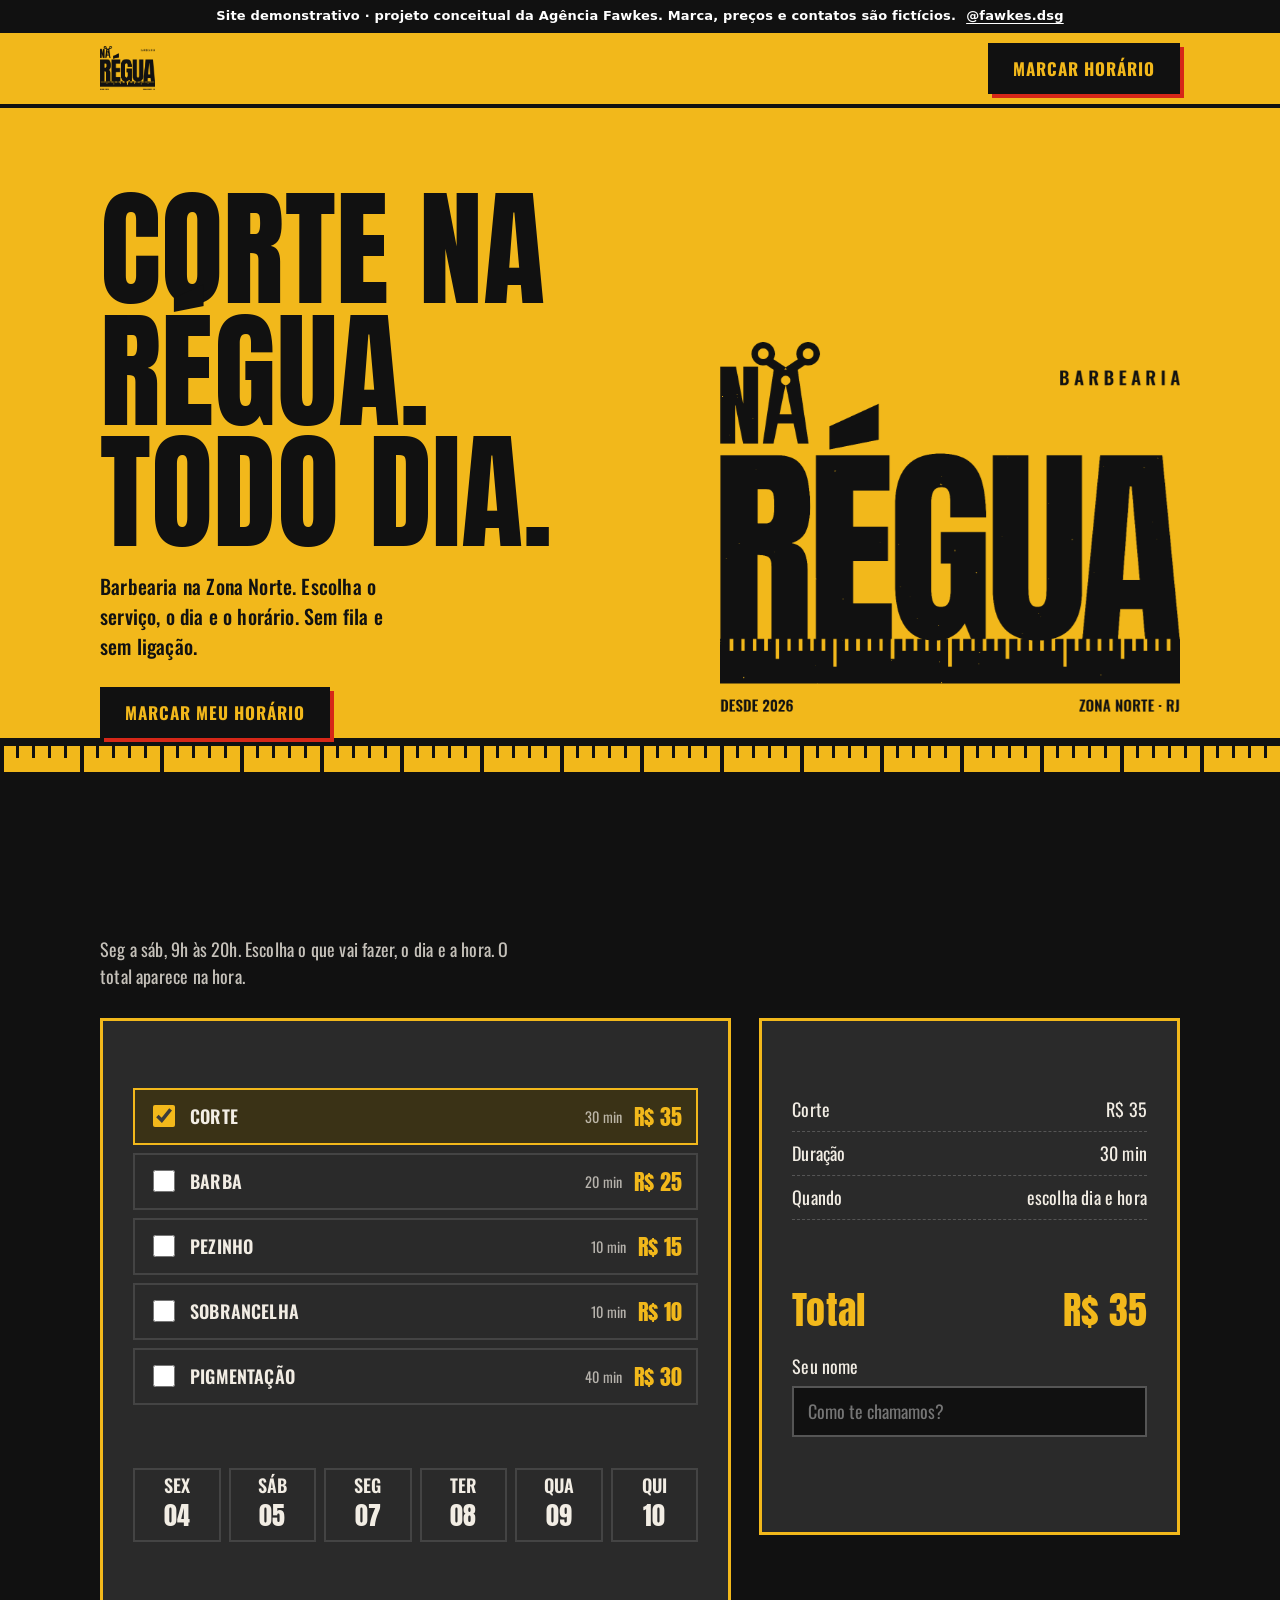
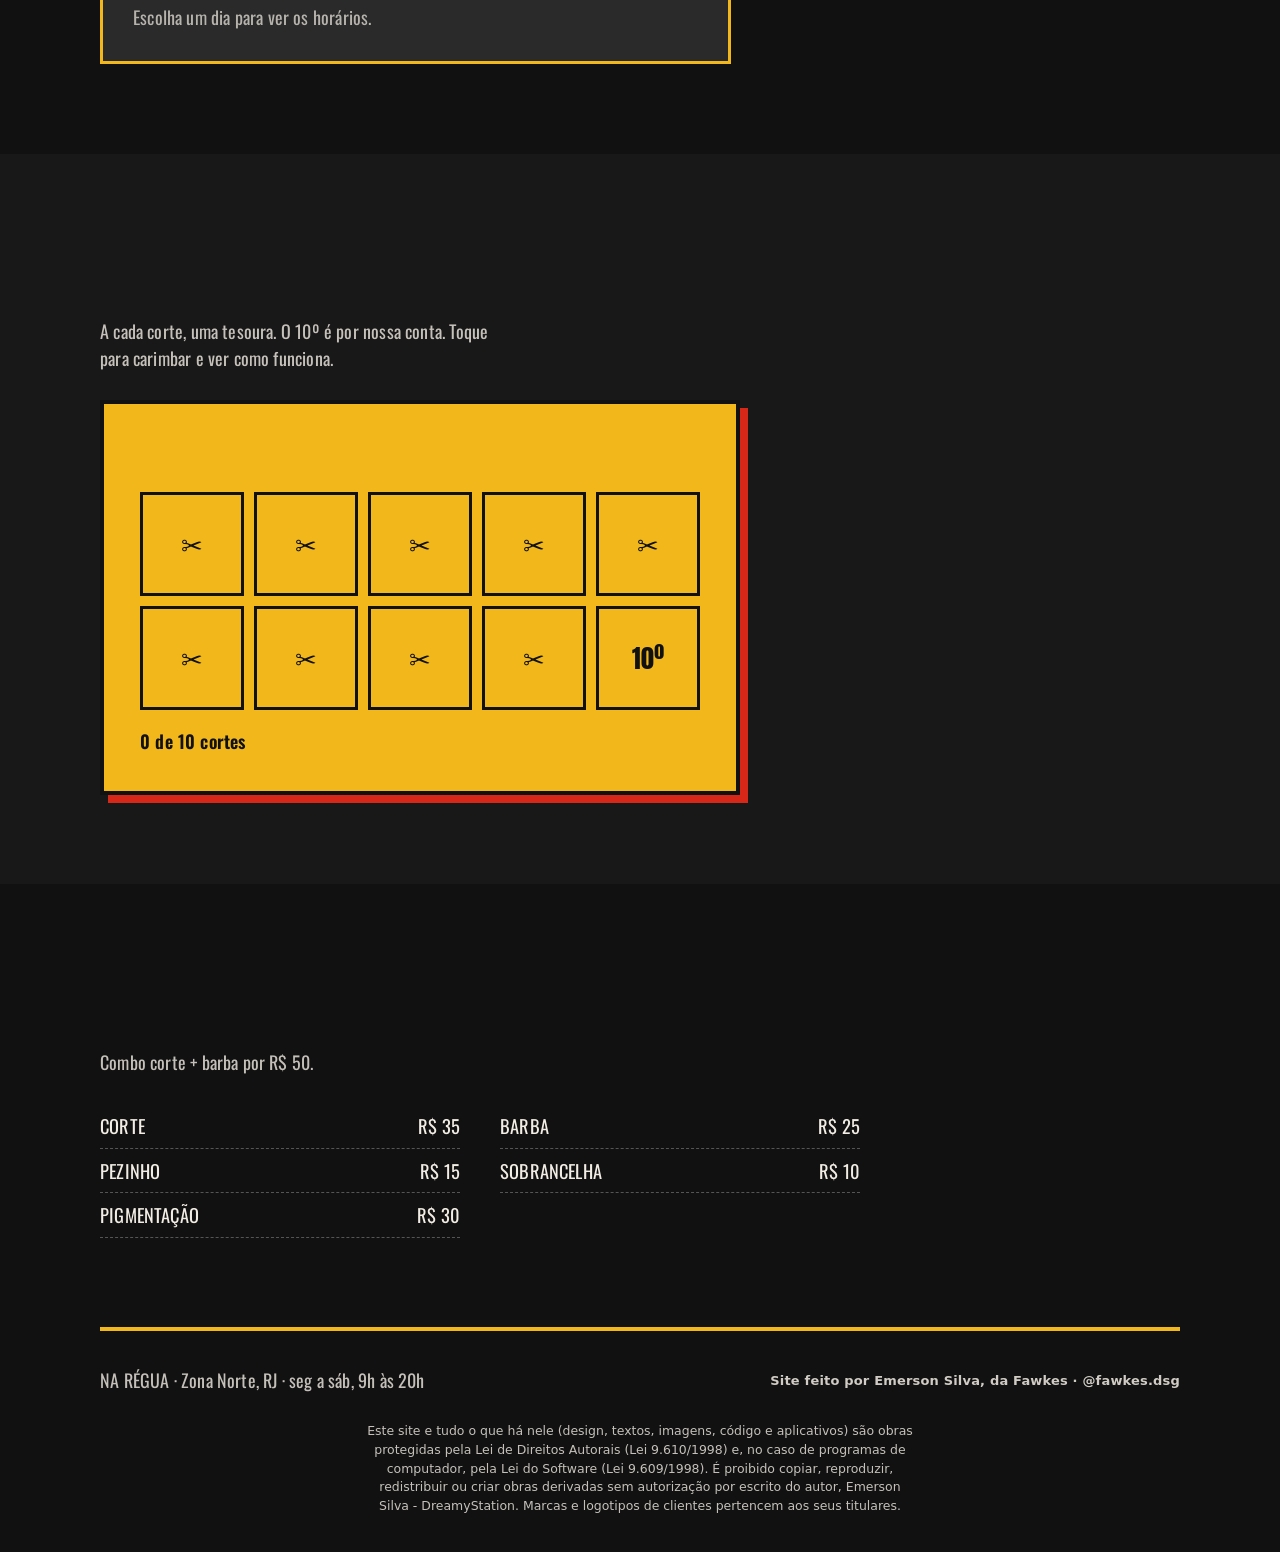
<file: naregua/index.html>
<!doctype html>
<html lang="pt-BR">
<head>
<meta charset="utf-8">
<meta name="viewport" content="width=device-width, initial-scale=1">
<title>NA RÉGUA · Barbearia · agende seu horário</title>
<meta name="description" content="Barbearia na Zona Norte. Escolha o serviço, o dia e o horário e veja o total antes de confirmar.">
<meta name="theme-color" content="#111111">
<link rel="icon" href="img/logo.png">
<link rel="preconnect" href="https://fonts.googleapis.com"><link rel="preconnect" href="https://fonts.gstatic.com" crossorigin>
<link rel="stylesheet" href="https://fonts.googleapis.com/css2?family=Anton&family=Oswald:wght@400;500;600;700&display=swap">
<style>
*{box-sizing:border-box}html{scroll-behavior:smooth}body{margin:0;-webkit-font-smoothing:antialiased;line-height:1.5}
img{max-width:100%;height:auto;display:block}a{color:inherit}button{font:inherit;cursor:pointer}
:focus-visible{outline:3px solid currentColor;outline-offset:3px;border-radius:6px}
.wrap{width:min(100% - 2*clamp(16px,5vw,40px),1080px);margin-inline:auto}
.sr{position:absolute;left:-999px}
.demo{display:flex;justify-content:center;gap:10px;flex-wrap:wrap;padding:8px 16px;font:600 13px/1.3 system-ui,sans-serif;background:#111;color:#fff;text-align:center}
.demo a{color:#fff;text-underline-offset:3px}
.selo-fawkes{display:inline-flex;align-items:center;gap:8px;font:700 13px system-ui,sans-serif;text-decoration:none;opacity:.85}
@media (prefers-reduced-motion:reduce){*{animation:none!important;transition:none!important;scroll-behavior:auto!important}}

:root{--am:#F2B81B;--pr:#111;--osso:#F2EDE4;--verm:#D62718;--cinza:#2A2A2A}
body{background:var(--pr);color:var(--osso);font-family:"Oswald","Arial Narrow",sans-serif;font-size:18px;letter-spacing:.01em}
h1,h2,h3{font-family:"Anton",Impact,"Arial Narrow",sans-serif;font-weight:400;text-transform:uppercase;line-height:.95;margin:0}
.regua{height:34px;background-color:var(--am);background-image:linear-gradient(var(--pr),var(--pr)),repeating-linear-gradient(90deg,var(--pr) 0 3px,transparent 3px 16px),repeating-linear-gradient(90deg,var(--pr) 0 4px,transparent 4px 80px);background-repeat:no-repeat;background-position:0 0,0 8px,0 8px;background-size:100% 8px,100% 12px,100% 26px}
.topo{background:var(--am);color:var(--pr);position:sticky;top:0;z-index:20;border-bottom:4px solid var(--pr)}
.topo .wrap{display:flex;align-items:center;justify-content:space-between;padding-block:10px;gap:12px}
.topo img{height:44px;width:auto}
.btn{display:inline-flex;align-items:center;justify-content:center;min-height:48px;padding:10px 22px;border:3px solid var(--pr);background:var(--pr);color:var(--am);font:700 17px "Oswald";letter-spacing:.06em;text-transform:uppercase;text-decoration:none;box-shadow:4px 4px 0 var(--verm);transition:transform .12s,box-shadow .12s}
.btn:hover{transform:translate(-2px,-2px);box-shadow:6px 6px 0 var(--verm)}.btn:active{transform:translate(2px,2px);box-shadow:1px 1px 0 var(--verm)}
.btn--am{background:var(--am);color:var(--pr);border-color:var(--am);box-shadow:4px 4px 0 var(--osso)}
.hero{background:var(--am);color:var(--pr);padding-block:clamp(36px,7vw,80px) 0}
.hero .wrap{display:grid;grid-template-columns:1.1fr .9fr;gap:24px;align-items:end}
.hero h1{font-size:clamp(3.2rem,11vw,8rem)}.hero p{font-size:1.25rem;max-width:30ch;margin:18px 0 26px;font-weight:500}
.hero img{width:min(100%,460px);margin-left:auto;margin-bottom:26px}
.sec{padding-block:clamp(48px,7vw,96px)}
.sec h2{font-size:clamp(2.4rem,6vw,4.4rem);color:var(--am);margin-bottom:8px}.sub{opacity:.8;margin:0 0 28px;max-width:46ch}
.agenda{display:grid;grid-template-columns:1.2fr .8fr;gap:28px;align-items:start}
.painel{background:var(--cinza);border:3px solid var(--am);padding:clamp(18px,3vw,30px)}
.painel h3{font-size:1.5rem;color:var(--am);margin-bottom:14px}
.serv{display:flex;flex-direction:column;gap:8px}
.serv label{display:flex;align-items:center;gap:12px;min-height:52px;padding:10px 14px;border:2px solid #444;cursor:pointer;transition:border-color .15s,background .15s}
.serv label:has(input:checked){border-color:var(--am);background:#3a3216}
.serv input{width:22px;height:22px;accent-color:var(--am)}.serv .n{flex:1;min-width:0;font-weight:600;text-transform:uppercase}@media(max-width:400px){.n{font-size:.86em;letter-spacing:0}}.serv .t{opacity:.7;font-size:.9rem}.serv .p{font:400 1.4rem "Anton";color:var(--am)}
.dias{display:grid;grid-template-columns:repeat(6,1fr);gap:8px}
.dia{min-height:62px;border:2px solid #444;background:transparent;color:var(--osso);padding:6px;text-transform:uppercase;font-weight:600;line-height:1.1}
.dia b{display:block;font:400 1.6rem "Anton"}.dia[aria-pressed=true]{background:var(--am);color:var(--pr);border-color:var(--am)}.dia:disabled{opacity:.35;text-decoration:line-through;cursor:not-allowed}
.horas{display:grid;grid-template-columns:repeat(auto-fill,minmax(78px,1fr));gap:8px;margin-top:14px}
.hora{min-height:46px;border:2px solid #444;background:transparent;color:var(--osso);font-weight:600}.hora[aria-pressed=true]{background:var(--am);color:var(--pr);border-color:var(--am)}.hora:disabled{opacity:.3;text-decoration:line-through;cursor:not-allowed}
.resumo{position:sticky;top:84px}.linha{display:flex;justify-content:space-between;gap:10px;padding:8px 0;border-bottom:1px dashed #555}
.total{display:flex;justify-content:space-between;align-items:baseline;font:400 2.4rem "Anton";color:var(--am);margin:14px 0}
.promo{color:var(--am);font-weight:600;min-height:1.4em}
input[type=text]{width:100%;min-height:48px;padding:10px 14px;font:inherit;background:var(--pr);color:var(--osso);border:2px solid #555;margin:6px 0 14px}
.recibo{margin-top:16px;padding:14px;background:var(--pr);border:2px dashed var(--am);white-space:pre-wrap;font-size:.95rem}
.cartao{background:var(--am);color:var(--pr);padding:clamp(20px,4vw,36px);border:4px solid var(--pr);box-shadow:8px 8px 0 var(--verm);max-width:640px}
.cartao h3{font-size:2.2rem}.carimbos{display:grid;grid-template-columns:repeat(5,minmax(0,1fr));gap:clamp(6px,2vw,10px);margin:18px 0}
.carimbo{aspect-ratio:1;min-width:0;padding:0;border:3px solid var(--pr);background:transparent;font:400 1.6rem "Anton";color:var(--pr);display:grid;place-items:center}.carimbo[aria-pressed=true]{background:var(--pr);color:var(--am)}
.tabela{display:grid;grid-template-columns:1fr 1fr;gap:0 40px;max-width:760px}.tabela .linha{border-color:#555;font-size:1.15rem;text-transform:uppercase}
.rodape{border-top:4px solid var(--am);padding-block:36px;display:flex;flex-wrap:wrap;gap:16px;justify-content:space-between;align-items:center}.rodape p{margin:0;opacity:.8}
@media(max-width:820px){.hero .wrap{grid-template-columns:1fr}.hero img{order:-1;max-width:300px;margin:0 0 4px}.dias{grid-template-columns:repeat(3,1fr)}.agenda{grid-template-columns:1fr}.resumo{position:static}.tabela{grid-template-columns:1fr}.topo .btn{min-height:42px;padding:6px 14px;font-size:15px}}
</style>
<style id="encaixe">
/* encaixe de texto: títulos equilibrados, parágrafos sem palavra sozinha, nada estoura a coluna */
h1,h2,h3,h4{text-wrap:balance;overflow-wrap:normal;word-break:normal;hyphens:manual}
p,li,dd,figcaption,blockquote,summary,small,label,.sub,.nota,.desc,.tp{text-wrap:pretty;overflow-wrap:break-word}
.btn,button,[role=button],[role=tab]{max-width:100%;text-wrap:balance;overflow-wrap:break-word}
:where(div,section,article,aside,main,header,footer,nav,ul,ol,li,form,fieldset,figure,dl,dt,dd,p,h1,h2,h3,h4,span,label){min-width:0}
img,svg,video,canvas{max-width:100%}
</style>
<style id="sb">
/*sb:ini*/
:root{--sb-t:#1B1B1B;--sb-h:#F2B81B;--sb-hv:#FFD046;--sb-ed:#2A2A2A}
::-webkit-scrollbar{width:16px;height:16px}
::-webkit-scrollbar-track{background:var(--sb-t);box-shadow:inset 2px 0 0 var(--sb-ed);}
::-webkit-scrollbar-thumb{background:var(--sb-h);border-radius:999px;border:4px solid var(--sb-t);min-height:48px;min-width:48px}
::-webkit-scrollbar-thumb:hover{background:var(--sb-hv)}
::-webkit-scrollbar-thumb:active{background:var(--sb-hv)}
::-webkit-scrollbar-corner{background:var(--sb-t)}
@supports not selector(::-webkit-scrollbar){html{scrollbar-width:auto;scrollbar-color:var(--sb-h) var(--sb-t)}}
/*sb:fim*/
</style>
</head>
<body>
<div class="demo"><span>Site demonstrativo · projeto conceitual da Agência Fawkes. Marca, preços e contatos são fictícios.</span><a href="https://www.instagram.com/fawkes.dsg/" rel="noopener">@fawkes.dsg</a></div>
<header class="topo"><div class="wrap"><img src="img/logo.png" alt="NA RÉGUA Barbearia" width="120" height="96"><a class="btn" href="#agenda">Marcar horário</a></div></header>
<main>
<section class="hero"><div class="wrap">
  <div><h1>Corte na régua.<br>Todo dia.</h1><p>Barbearia na Zona Norte. Escolha o serviço, o dia e o horário. Sem fila e sem ligação.</p><a class="btn" href="#agenda">Marcar meu horário</a></div>
  <img src="img/logo.png" alt="NA RÉGUA Barbearia, desde 2026" width="460" height="370">
</div><div class="regua" aria-hidden="true"></div></section>

<section class="sec" id="agenda"><div class="wrap">
  <h2>Marque seu horário</h2><p class="sub">Seg a sáb, 9h às 20h. Escolha o que vai fazer, o dia e a hora. O total aparece na hora.</p>
  <div class="agenda">
    <div class="painel">
      <h3>1 · O que vai fazer?</h3>
      <div class="serv" id="serv"></div>
      <h3 style="margin-top:26px">2 · Qual dia?</h3><div class="dias" id="dias"></div>
      <h3 style="margin-top:26px">3 · Qual horário?</h3><div class="horas" id="horas" aria-live="polite"></div>
    </div>
    <aside class="painel resumo" aria-label="Resumo do agendamento">
      <h3>Seu horário</h3>
      <div id="linhas"></div>
      <p class="promo" id="promo"></p>
      <div class="total"><span>Total</span><span id="total">R$ 0</span></div>
      <label for="nome">Seu nome</label><input id="nome" type="text" autocomplete="name" placeholder="Como te chamamos?">
      <button class="btn btn--am" id="conf" type="button" style="width:100%">Confirmar horário</button>
      <div class="recibo" id="recibo" role="status" hidden></div>
    </aside>
  </div>
</div></section>

<section class="sec" style="background:#181818"><div class="wrap">
  <h2>Cartão fidelidade</h2><p class="sub">A cada corte, uma tesoura. O 10º é por nossa conta. Toque para carimbar e ver como funciona.</p>
  <div class="cartao"><h3>Fica na régua</h3><div class="carimbos" id="carimbos"></div><p id="fid" style="margin:0;font-weight:600">0 de 10 cortes</p></div>
</div></section>

<section class="sec"><div class="wrap">
  <h2>Tabela de preços</h2><p class="sub">Combo corte + barba por R$ 50.</p>
  <div class="tabela" id="tabela"></div>
</div></section>
</main>
<footer class="wrap rodape"><p>NA RÉGUA · Zona Norte, RJ · seg a sáb, 9h às 20h</p><a class="selo-fawkes" href="https://www.instagram.com/fawkes.dsg/" rel="noopener">Site feito por Emerson Silva, da Fawkes · @fawkes.dsg</a><p class="direitos" style="flex:1 1 100%;width:100%;max-width:74ch;margin:12px auto 0;padding:0 16px;font:500 .78rem/1.5 system-ui,sans-serif;text-align:center;opacity:.8;letter-spacing:0;text-transform:none">Este site e tudo o que há nele (design, textos, imagens, código e aplicativos) são obras protegidas pela Lei de Direitos Autorais (Lei 9.610/1998) e, no caso de programas de computador, pela Lei do Software (Lei 9.609/1998). É proibido copiar, reproduzir, redistribuir ou criar obras derivadas sem autorização por escrito do autor, Emerson Silva - DreamyStation. Marcas e logotipos de clientes pertencem aos seus titulares.</p></footer>
<script>
const brl=n=>'R$ '+n.toFixed(2).replace('.',',').replace(',00','');
async function copiar(txt){try{await navigator.clipboard.writeText(txt);return true}catch(e){return false}}
const hoje=new Date();const DIAS=['dom','seg','ter','qua','qui','sex','sáb'];
function hash(s){let h=0;for(const c of s)h=(h*31+c.charCodeAt(0))>>>0;return h}

const S=[['Corte',35,30],['Barba',25,20],['Pezinho',15,10],['Sobrancelha',10,10],['Pigmentação',30,40]];
const serv=document.getElementById('serv'),tab=document.getElementById('tabela');
S.forEach(([n,p,t],i)=>{serv.insertAdjacentHTML('beforeend',`<label><input type="checkbox" value="${i}"${i===0?' checked':''}><span class="n">${n}</span><span class="t">${t} min</span><span class="p">${brl(p)}</span></label>`);
 tab.insertAdjacentHTML('beforeend',`<div class="linha"><span>${n}</span><span>${brl(p)}</span></div>`)});
let dia=null,hora=null;
const diasEl=document.getElementById('dias'),horasEl=document.getElementById('horas');
for(let i=0,k=0;k<6;i++){const d=new Date(hoje);d.setDate(hoje.getDate()+i);const dom=d.getDay()===0;if(dom){continue}
 const b=document.createElement('button');b.type='button';b.className='dia';b.setAttribute('aria-pressed','false');b.dataset.v=d.toISOString().slice(0,10);
 b.innerHTML=`${DIAS[d.getDay()]}<b>${String(d.getDate()).padStart(2,'0')}</b>`;b.setAttribute('aria-label',d.toLocaleDateString('pt-BR',{weekday:'long',day:'numeric',month:'long'}));
 b.onclick=()=>{dia=b.dataset.v;hora=null;[...diasEl.children].forEach(x=>x.setAttribute('aria-pressed',x===b));montaHoras();atualiza()};diasEl.appendChild(b);k++}
function montaHoras(){horasEl.innerHTML='';if(!dia){horasEl.innerHTML='<p style="opacity:.7;margin:0;grid-column:1/-1">Escolha um dia para ver os horários.</p>';return}
 for(let h=9*60;h<20*60;h+=30){const t=String(Math.floor(h/60)).padStart(2,'0')+':'+String(h%60).padStart(2,'0');const b=document.createElement('button');b.type='button';b.className='hora';b.textContent=t;b.setAttribute('aria-pressed','false');
  const agora=new Date();const passou=dia===agora.toISOString().slice(0,10)&&h<=agora.getHours()*60+agora.getMinutes()+30;b.disabled=passou||hash(dia+t)%100<28;b.onclick=()=>{hora=t;[...horasEl.children].forEach(x=>x.setAttribute('aria-pressed',x===b));atualiza()};horasEl.appendChild(b)}}
montaHoras();
function sel(){return [...serv.querySelectorAll('input:checked')].map(i=>S[+i.value])}
function atualiza(){const s=sel();let tot=s.reduce((a,x)=>a+x[1],0);const nomes=s.map(x=>x[0]);let promo='';
 if(nomes.includes('Corte')&&nomes.includes('Barba')){tot-=10;promo='Combo corte + barba: você economiza R$ 10.'}
 const min=s.reduce((a,x)=>a+x[2],0);const L=document.getElementById('linhas');
 L.innerHTML=s.map(x=>`<div class="linha"><span>${x[0]}</span><span>${brl(x[1])}</span></div>`).join('')+(s.length?`<div class="linha"><span>Duração</span><span>${min} min</span></div>`:'<p style="opacity:.7">Escolha pelo menos um serviço.</p>')+`<div class="linha"><span>Quando</span><span>${dia&&hora?new Date(dia+'T12:00').toLocaleDateString('pt-BR',{day:'2-digit',month:'2-digit'})+' às '+hora:'escolha dia e hora'}</span></div>`;
 document.getElementById('promo').textContent=promo;document.getElementById('total').textContent=brl(tot);return {s,tot,min}}
serv.addEventListener('change',atualiza);atualiza();
document.getElementById('conf').onclick=()=>{const r=document.getElementById('recibo');const {s,tot}=atualiza();const nome=document.getElementById('nome').value.trim();
 if(!s.length||!dia||!hora){r.hidden=false;r.textContent='Escolha o serviço, o dia e o horário para confirmar.';return}
 const msg=`Oi, NA RÉGUA! Aqui é ${nome||'um cliente'}. Quero marcar ${s.map(x=>x[0].toLowerCase()).join(' + ')} dia ${new Date(dia+'T12:00').toLocaleDateString('pt-BR',{day:'2-digit',month:'2-digit'})} às ${hora}. Total ${brl(tot)}.`;
 copiar(msg);r.hidden=false;r.textContent=msg;const aviso=document.createElement('div');aviso.style.cssText='margin-top:10px;opacity:.75';aviso.textContent='Demonstração: no site real, este botão abre o WhatsApp da barbearia com essa mensagem pronta.';r.appendChild(aviso)};
const car=document.getElementById('carimbos'),fid=document.getElementById('fid');
for(let i=1;i<=10;i++){const b=document.createElement('button');b.type='button';b.className='carimbo';b.setAttribute('aria-pressed','false');b.textContent=i===10?'10º':'✂';b.setAttribute('aria-label','Carimbo '+i);
 b.onclick=()=>{const todos=[...car.children];const idx=todos.indexOf(b);todos.forEach((x,j)=>x.setAttribute('aria-pressed',j<=idx));fid.textContent=idx===9?'O 10º corte é por nossa conta!':(idx+1)+' de 10 cortes'};car.appendChild(b)}
</script>
<script src="../pop.js" defer></script>
<script id="encaixe-js">
/* encaixe de texto: se uma palavra de título não couber na coluna, reduz a fonte só o necessário (até 60%) e refaz ao redimensionar */
(function(){
  var Q='h1,h2,h3,.fit';
  function amarrar(el){ /* as duas últimas palavras do título ficam juntas: nunca sobra uma palavra sozinha na última linha */
    var w=document.createTreeWalker(el,NodeFilter.SHOW_TEXT),last=null,n;
    while((n=w.nextNode()))if(n.nodeValue.trim())last=n;
    if(!last)return;
    var v=last.nodeValue,novo=v.replace(/(\S+)\s+(\S+)(\s*)$/,'$1 $2$3');
    if(novo!==v)last.nodeValue=novo;
  }
  function fit(){
    var els=document.querySelectorAll(Q);
    for(var i=0;i<els.length;i++){
      var el=els[i];amarrar(el);el.style.removeProperty('font-size');
      var fs=parseFloat(getComputedStyle(el).fontSize),min=fs*.6,n=0;
      while(el.scrollWidth>el.clientWidth+1&&fs>min&&n++<40){fs-=.5;el.style.fontSize=fs+'px';}
    }
  }
  var t;function later(){clearTimeout(t);t=setTimeout(fit,60);}
  addEventListener('resize',later);addEventListener('load',later);
  if(document.fonts&&document.fonts.ready)document.fonts.ready.then(later);
  if(window.MutationObserver)new MutationObserver(later).observe(document.body,{childList:true,subtree:true,characterData:true,attributeFilter:['lang']});
  window.encaixe=fit;fit();
})();
</script>
</body>
</html>
</file>
<file: fawkes/style.css>
@font-face{font-family:"Anton";src:url("fonts/Anton-Regular.ttf") format("truetype");font-display:swap}
@font-face{font-family:"Rubik";src:url("fonts/Rubik.ttf") format("truetype");font-weight:300 900;font-display:swap}
:root{--verm:#E8271C;--verm2:#C41F15;--creme:#FFF1DC;--creme2:#F3E2C3;--tinta:#1A1414;--w:1120px;--m:clamp(20px,5vw,56px);--lado:max(var(--m),calc((100% - var(--w))/2))}
*{box-sizing:border-box}html{scroll-behavior:smooth;scroll-padding-top:84px}
body{margin:0;background:var(--creme);color:var(--tinta);font-family:"Rubik",system-ui,sans-serif;font-size:18px;line-height:1.55;-webkit-font-smoothing:antialiased}
img{max-width:100%;height:auto;display:block}a{color:inherit}
.pular{position:absolute;left:-999px;top:8px;background:var(--tinta);color:var(--creme);padding:10px 16px;z-index:100;border-radius:8px}.pular:focus{left:12px}
h1,h2{font-family:"Anton",Impact,sans-serif;font-weight:400;text-transform:uppercase;line-height:.98;letter-spacing:.005em;margin:0}
h3{font-size:1.25rem;font-weight:800;margin:0 0 .25rem}p{margin:0 0 1rem}
em{font-style:normal;color:var(--verm)}
:focus-visible{outline:3px solid var(--tinta);outline-offset:3px;border-radius:6px}
.secao--vermelho :focus-visible,.secao--tinta :focus-visible,.topo :focus-visible,.hero :focus-visible{outline-color:var(--creme)}

.topo{position:sticky;top:0;z-index:50;display:flex;align-items:center;justify-content:space-between;gap:16px;padding:12px var(--lado);background:var(--verm);border-bottom:4px solid var(--tinta)}
.topo__logo img{height:40px;width:auto}
.topo__nav{display:flex;align-items:center;gap:22px}.topo__nav a:not(.btn){color:var(--creme);font-weight:700;text-decoration:none;font-size:.95rem}.topo__nav a:not(.btn):hover{text-decoration:underline;text-underline-offset:5px}

.btn{white-space:nowrap;display:inline-flex;align-items:center;justify-content:center;gap:8px;min-height:48px;padding:12px 22px;border:3px solid var(--tinta);border-radius:999px;font-weight:800;text-decoration:none;font-size:1rem;cursor:pointer;transition:transform .15s,box-shadow .15s;box-shadow:4px 4px 0 var(--tinta);font-family:inherit}
.btn:hover{transform:translate(-2px,-2px);box-shadow:6px 6px 0 var(--tinta)}.btn:active{transform:translate(2px,2px);box-shadow:1px 1px 0 var(--tinta)}
.btn--creme{background:var(--creme);color:var(--tinta)}.btn--tinta{background:var(--tinta);color:var(--creme);box-shadow:4px 4px 0 var(--creme2)}.btn--tinta:hover{box-shadow:6px 6px 0 var(--creme2)}
.btn--linha{background:transparent;color:var(--tinta)}.btn--cheio{width:100%;margin-top:6px}

.hero{position:relative;display:grid;grid-template-columns:1.15fr .85fr;align-items:end;gap:20px;padding:clamp(40px,7vw,90px) var(--lado) 0;background:linear-gradient(rgba(232,39,28,.62),rgba(232,39,28,.62)),url("img/fundo_red_construcao.jpg") center/cover,var(--verm);color:var(--creme);overflow:hidden}
.selo{display:inline-block;border:2px solid var(--creme);border-radius:999px;padding:6px 14px;font-weight:700;font-size:.85rem;letter-spacing:.06em;text-transform:uppercase;margin-bottom:22px}
.hero h1{font-size:clamp(3.1rem,9.6vw,7.2rem);display:flex;flex-direction:column}.h1__tinta{color:var(--tinta)}
.hero__sub{max-width:34ch;font-size:1.2rem;margin:24px 0 28px}
.hero__acoes{display:flex;flex-wrap:wrap;gap:14px;padding-bottom:clamp(40px,6vw,80px)}.hero .btn--linha{color:var(--creme);border-color:var(--creme);box-shadow:4px 4px 0 var(--tinta)}
.hero__mascote{margin:0;justify-self:center;align-self:end}.hero__mascote img{width:min(100%,440px);animation:balanca 5s ease-in-out infinite;transform-origin:50% 100%}
@keyframes balanca{0%,100%{transform:rotate(-1.5deg)}50%{transform:rotate(1.5deg)}}

.faixa{background:var(--tinta);color:var(--creme);overflow:hidden;border-top:4px solid var(--tinta);border-bottom:4px solid var(--tinta)}
.faixa__trilho{display:flex;white-space:nowrap;width:max-content;animation:corre 38s linear infinite}
.faixa span{font-family:"Anton",Impact,sans-serif;text-transform:uppercase;font-size:1.5rem;padding:14px 26px}.faixa span:nth-child(even){color:var(--verm)}
.faixa span::after{content:"•";margin-left:52px;color:var(--creme)}
@keyframes corre{to{transform:translateX(-50%)}}

.secao{padding:clamp(56px,8vw,110px) var(--m)}.secao>*{max-width:var(--w);margin-left:auto;margin-right:auto}
.secao--creme{background:var(--creme)}.secao--tinta{background:var(--tinta);color:var(--creme)}.secao--vermelho{background:var(--verm);color:var(--creme)}
.secao--mao{background:linear-gradient(rgba(255,241,220,.7),rgba(255,241,220,.7)),url("img/fundo_cream_construcao.jpg") center/cover,var(--creme)}
.secao__cab{margin-bottom:clamp(28px,4vw,52px)}.secao h2{font-size:clamp(2.4rem,6.2vw,4.6rem);max-width:16ch}
.secao--tinta h2 em{color:var(--verm)}.secao--vermelho em{color:var(--tinta)}
.rotulo{font-weight:800;text-transform:uppercase;letter-spacing:.08em;font-size:.85rem;margin-bottom:14px}.rotulo--creme{color:var(--creme)}
.secao__sub{opacity:.85;margin-top:14px}

.cards{list-style:none;padding:0;display:grid;grid-template-columns:repeat(3,1fr);gap:24px}
.card{background:#fff;border:3px solid var(--tinta);border-radius:20px;overflow:hidden;box-shadow:8px 8px 0 var(--tinta);transition:transform .2s}.card:hover{transform:translateY(-4px)}
.card img{width:100%;aspect-ratio:3/2;object-fit:cover;border-bottom:3px solid var(--tinta)}.card div{padding:22px}.card p{margin:0;color:#3A3030}

.grade{list-style:none;padding:0;display:grid;grid-template-columns:repeat(2,1fr);gap:24px}
.grade img{width:100%;aspect-ratio:3/2;object-fit:cover;border:3px solid var(--creme);border-radius:14px}
.grade span{display:block;margin-top:10px;font-weight:800;text-transform:uppercase;letter-spacing:.04em;font-size:.95rem}

.passos{list-style:none;padding:0;margin-top:0}
.passos li{display:grid;grid-template-columns:clamp(90px,14vw,170px) 1fr;align-items:center;gap:20px;padding:26px 0;border-top:3px solid var(--tinta)}.passos li:last-child{border-bottom:3px solid var(--tinta)}
.passos__n{font-family:"Anton",Impact,sans-serif;font-size:clamp(4.4rem,10vw,8rem);line-height:.9;color:var(--verm)}.passos p{margin:0;max-width:46ch}.passos h3{font-size:1.5rem}

.orc{display:grid;grid-template-columns:1fr 1fr;gap:clamp(28px,5vw,64px);align-items:start}
.orc__texto p:not(.rotulo){font-size:1.15rem;max-width:36ch;margin-top:20px}.orc__mascote{margin-top:12px;max-width:min(260px,60%)}
.form{background:var(--creme);color:var(--tinta);border:3px solid var(--tinta);border-radius:22px;padding:clamp(20px,3vw,32px);box-shadow:8px 8px 0 var(--tinta)}
.form label:not(.chk){display:block;font-weight:800;margin:14px 0 6px}.form input[type=text],.form select{width:100%;min-height:48px;padding:10px 14px;font:inherit;border:3px solid var(--tinta);border-radius:12px;background:#fff}
fieldset{border:0;padding:0;margin:18px 0 8px}legend{font-weight:800;margin-bottom:8px}.chk{display:flex;align-items:center;gap:10px;min-height:44px;font-weight:500}.chk input{width:22px;height:22px;accent-color:var(--verm)}
.form__aviso{min-height:1.5em;font-weight:800;margin:12px 0 0;color:var(--verm2)}.form__nota{font-size:.9rem;color:#4A3E3E;margin:6px 0 0}

.rodape{background:var(--tinta);color:var(--creme);text-align:center;padding:56px var(--m) 110px}.rodape img{margin:0 auto 20px;max-width:min(360px,80%)}.rodape p{margin:0 0 8px;opacity:.9}
.flutuante{position:fixed;right:16px;bottom:16px;z-index:60;background:var(--tinta);color:var(--creme);font-weight:800;text-decoration:none;padding:14px 22px;border-radius:999px;border:3px solid var(--creme);box-shadow:4px 4px 0 var(--verm);display:none}

.rev{opacity:0;transform:translateY(22px);transition:opacity .6s,transform .6s}.rev.vis{opacity:1;transform:none}
@media (max-width:860px){
 .topo__nav a:not(.btn){display:none}.topo__logo img{height:34px}.topo .btn{min-height:42px;padding:8px 16px;font-size:.9rem}
 .hero{grid-template-columns:1fr;padding-bottom:0}.hero__mascote{order:-1;justify-self:end;margin-bottom:-6px}.hero__mascote img{width:min(60vw,260px)}
 .hero__acoes{padding-bottom:36px}.cards{grid-template-columns:1fr}.grade{gap:14px}.orc{grid-template-columns:1fr}.flutuante{display:inline-flex}
 .passos li{grid-template-columns:84px 1fr}
}
@media (prefers-reduced-motion:reduce){*{animation:none!important;transition:none!important;scroll-behavior:auto!important}.rev{opacity:1;transform:none}}
</file>
